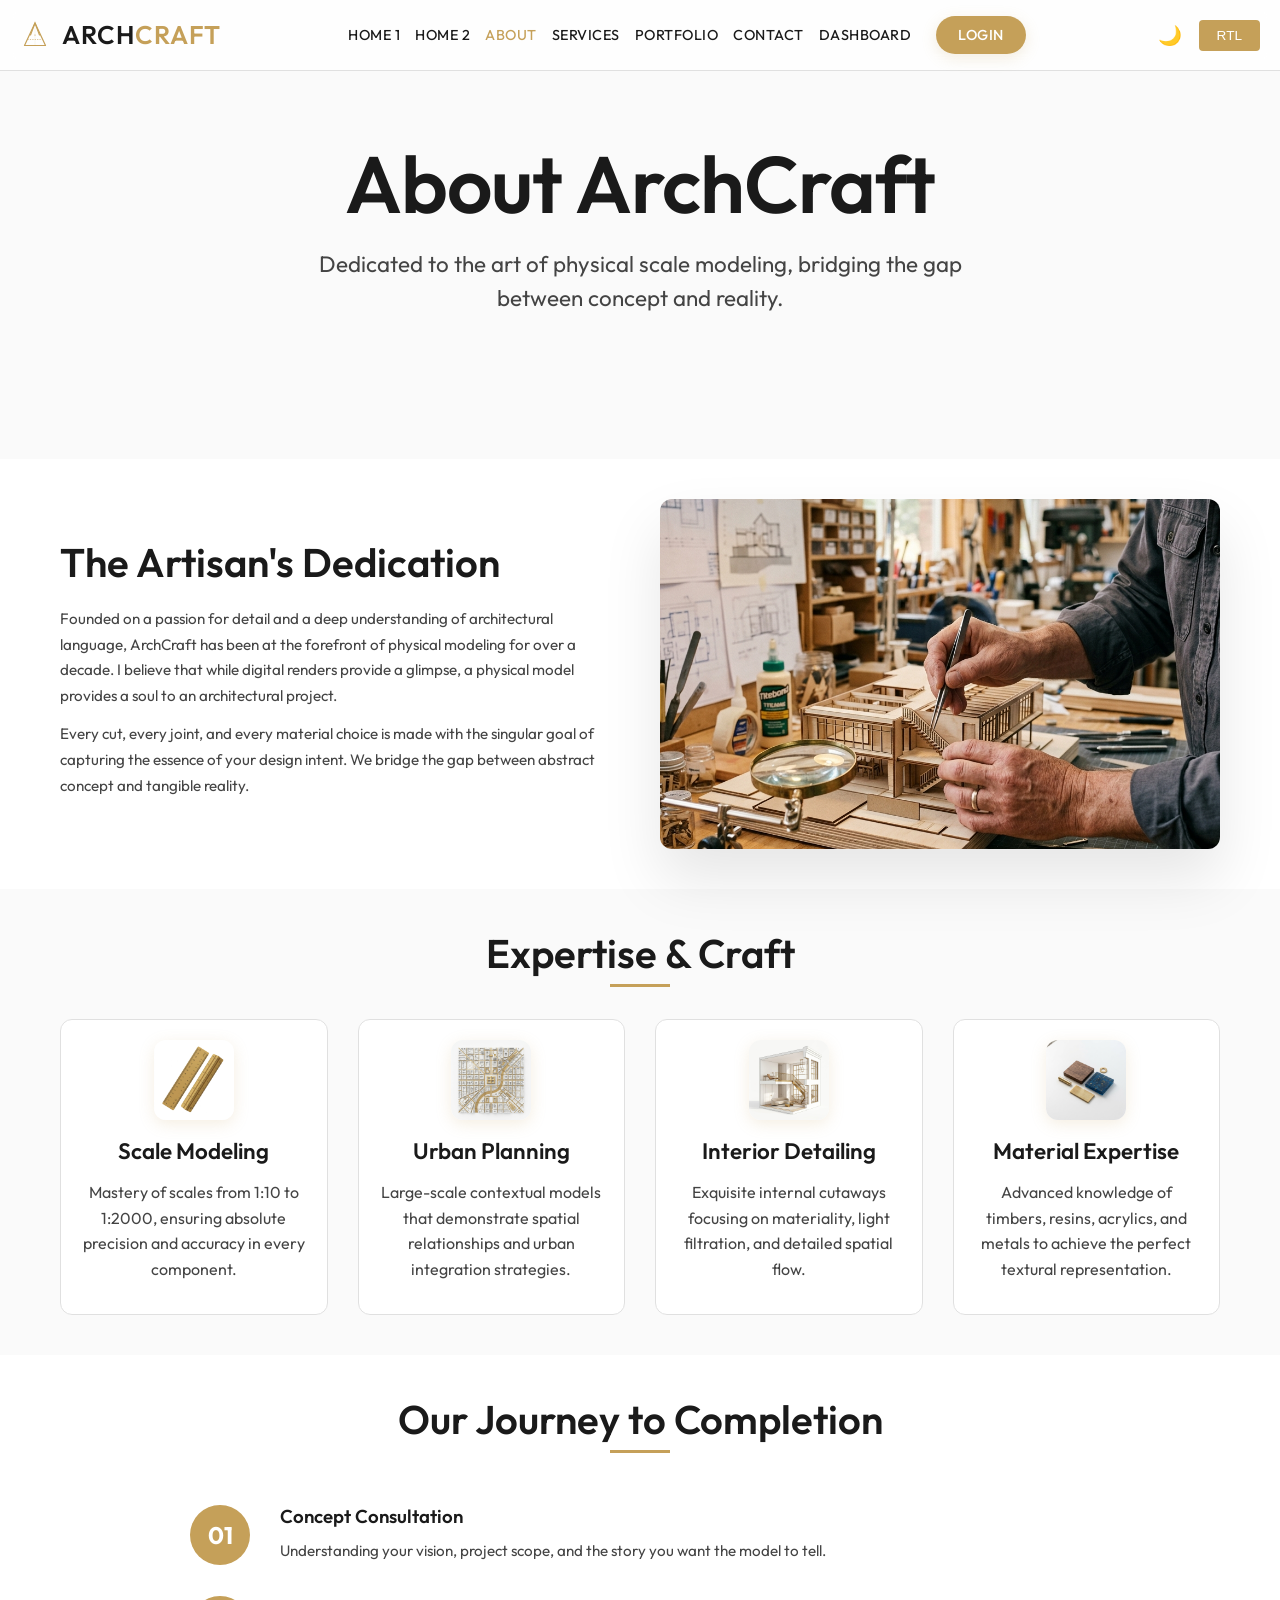
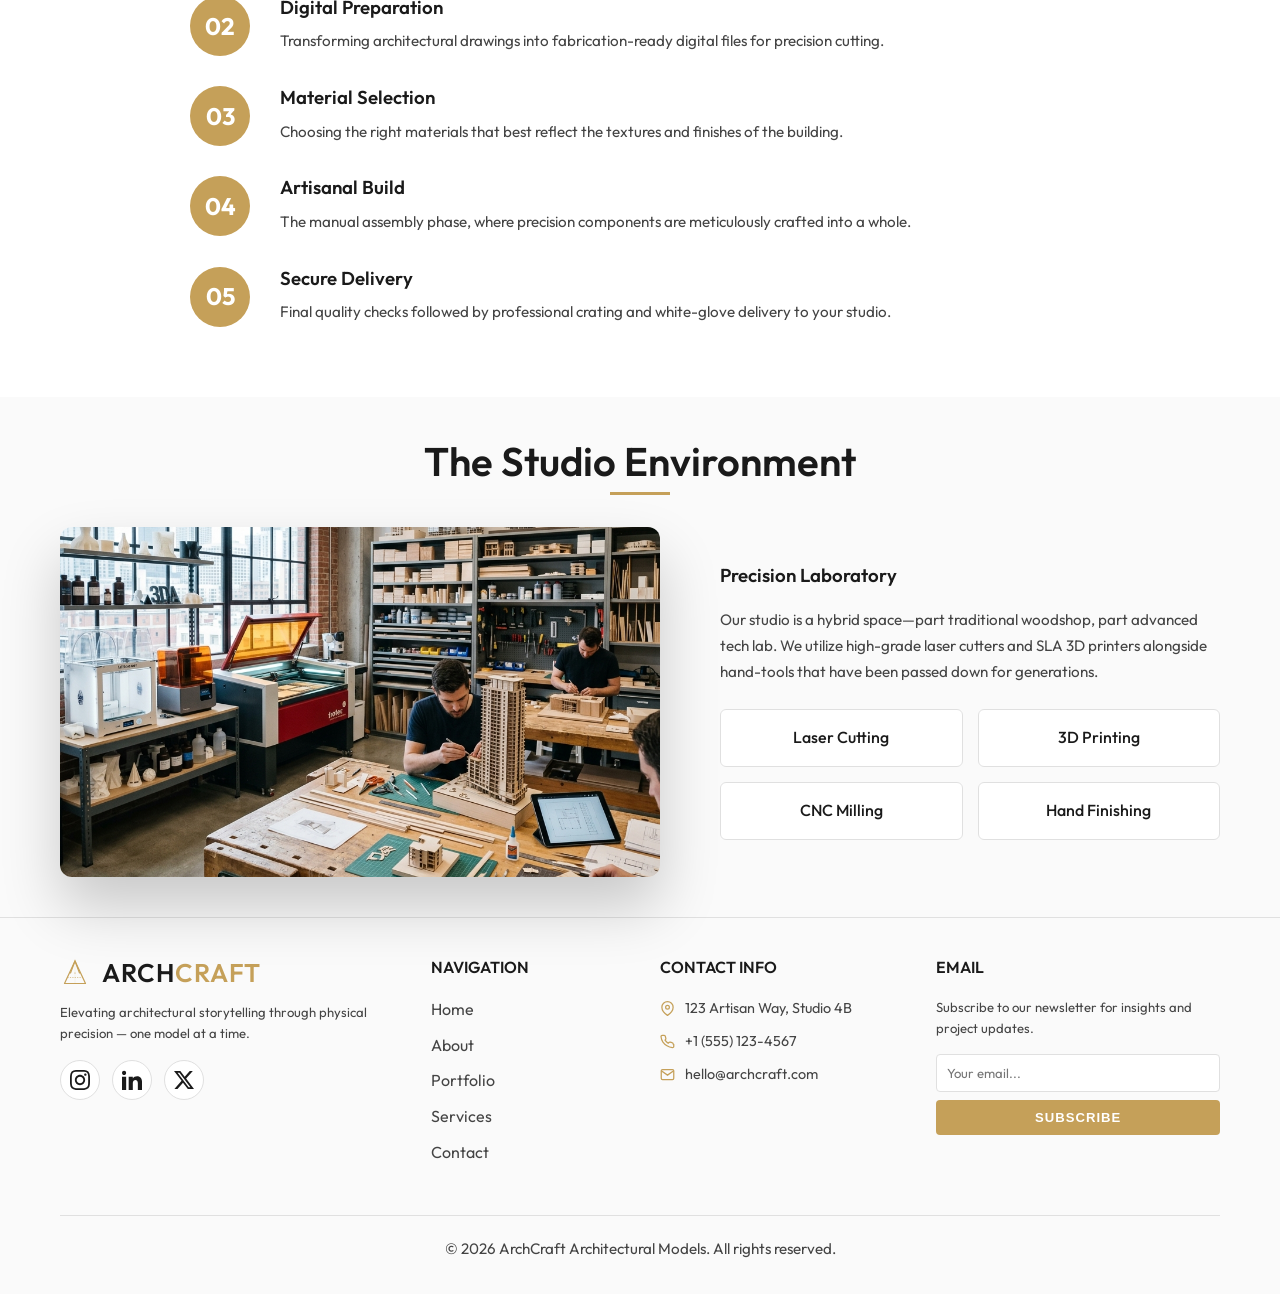
<file: about.html>
<!DOCTYPE html>
<html lang="en">
<head>
    <meta charset="UTF-8">
    <meta name="viewport" content="width=device-width, initial-scale=1.0">
    <title>About Us | ArchCraft</title>
    <link rel="stylesheet" href="assets/css/style.css">
    <link rel="icon" type="image/png" href="favicon.png">
</head>
<body>
    <!-- Header -->
    <header id="main-header">
        <div class="header-container">
            <div class="logo">
                <a href="index.html" style="display: flex; align-items: center;">
                    <img src="assets/images/logo.svg" alt="ArchCraft Logo" class="logo-img">
                    Arch<span>Craft</span>
                </a>
            </div>
            <nav>
                <ul>
                    <li><a href="index.html">Home 1</a></li>
                    <li><a href="home2.html">Home 2</a></li>
                    <li><a href="about.html" class="active">About</a></li>
                    <li><a href="services.html">Services</a></li>
                    <li><a href="portfolio.html">Portfolio</a></li>
                    <li><a href="contact.html">Contact</a></li>
                    <li><a href="dashboard.html">Dashboard</a></li>
                    <li><a href="login.html" class="nav-cta">Login</a></li>
                    <li class="mobile-rtl-link"><a href="#" id="rtl-toggle-mobile">RTL Mode</a></li>
                </ul>
            </nav>
            <div class="header-actions">
                <button id="theme-toggle" class="toggle-btn">🌙</button>
                <button id="rtl-toggle" class="btn-rtl">RTL</button>
                <div class="hamburger" id="hamburger">
                    <span>☰</span>
                </div>
            </div>
        </div>
    </header>

    <main>
        <!-- Section 1: Hero Section -->
        <section class="hero hero-inner">
            <div class="hero-bg" style="background-image: url('assets/images/hero-bg.png');"></div>
            <div class="hero-overlay"></div>
            <div class="hero-content">
                <h1 class="animate" data-animation="slide-right">About ArchCraft</h1>
                <p class="animate" data-animation="slide-up">Dedicated to the art of physical scale modeling, bridging the gap between concept and reality.</p>
            </div>
        </section>

        <!-- Section 2: Introduction Section -->
        <section id="introduction">
            <div class="container">
                <div class="img-first-stack">
                    <div style="flex: 1; min-width: 300px;" class="animate" data-animation="slide-left">
                        <h2 class="section-title-alt">The Artisan's Dedication</h2>
                        <p>
                            Founded on a passion for detail and a deep understanding of architectural language, ArchCraft has been at the forefront of physical modeling for over a decade. I believe that while digital renders provide a glimpse, a physical model provides a soul to an architectural project.
                        </p>
                        <p>
                            Every cut, every joint, and every material choice is made with the singular goal of capturing the essence of your design intent. We bridge the gap between abstract concept and tangible reality.
                        </p>
                    </div>
                    <div style="flex: 1; min-width: 300px;" class="animate" data-animation="zoom-in">
                        <img src="assets/images/assembly-process.png" alt="Crafting process" style="border-radius: 12px; box-shadow: 0 30px 60px rgba(0,0,0,0.1); width: 100%; height: 350px; object-fit: cover;">
                    </div>
                </div>
            </div>
        </section>

        <!-- Section 3: Skills & Expertise -->
        <section id="skills" style="background: var(--bg-secondary);">
            <div class="container">
                <div class="section-title">
                    <h2 class="animate" data-animation="fade-in">Expertise & Craft</h2>
                </div>
                <div class="skills-grid">
                    <div class="service-card animate" data-animation="slide-up">
                        <div class="service-content">
                            <div style="width: 80px; height: 80px; margin: 0 auto 18px; border-radius: 12px; overflow: hidden; box-shadow: 0 4px 16px rgba(197,160,89,0.18);">
                                <img src="assets/images/icon-scale-modeling.png" alt="Scale Modeling" style="width: 100%; height: 100%; object-fit: cover;">
                            </div>
                            <h3>Scale Modeling</h3>
                            <p>Mastery of scales from 1:10 to 1:2000, ensuring absolute precision and accuracy in every component.</p>
                        </div>
                    </div>
                    <div class="service-card animate" data-animation="slide-up">
                        <div class="service-content">
                            <div style="width: 80px; height: 80px; margin: 0 auto 18px; border-radius: 12px; overflow: hidden; box-shadow: 0 4px 16px rgba(197,160,89,0.18);">
                                <img src="assets/images/icon-urban-planning.png" alt="Urban Planning" style="width: 100%; height: 100%; object-fit: cover;">
                            </div>
                            <h3>Urban Planning</h3>
                            <p>Large-scale contextual models that demonstrate spatial relationships and urban integration strategies.</p>
                        </div>
                    </div>
                    <div class="service-card animate" data-animation="slide-up">
                        <div class="service-content">
                            <div style="width: 80px; height: 80px; margin: 0 auto 18px; border-radius: 12px; overflow: hidden; box-shadow: 0 4px 16px rgba(197,160,89,0.18);">
                                <img src="assets/images/icon-interior-detailing.png" alt="Interior Detailing" style="width: 100%; height: 100%; object-fit: cover;">
                            </div>
                            <h3>Interior Detailing</h3>
                            <p>Exquisite internal cutaways focusing on materiality, light filtration, and detailed spatial flow.</p>
                        </div>
                    </div>
                    <div class="service-card animate" data-animation="slide-up">
                        <div class="service-content">
                            <div style="width: 80px; height: 80px; margin: 0 auto 18px; border-radius: 12px; overflow: hidden; box-shadow: 0 4px 16px rgba(197,160,89,0.18);">
                                <img src="assets/images/icon-material-expertise.png" alt="Material Expertise" style="width: 100%; height: 100%; object-fit: cover;">
                            </div>
                            <h3>Material Expertise</h3>
                            <p>Advanced knowledge of timbers, resins, acrylics, and metals to achieve the perfect textural representation.</p>
                        </div>
                    </div>
                </div>
            </div>
        </section>

        <!-- Section 4: Work Process -->
        <section id="process">
            <div class="container">
                <div class="section-title">
                    <h2 class="animate" data-animation="slide-right">Our Journey to Completion</h2>
                </div>
                <div style="max-width: 900px; margin: 0 auto; position: relative; padding: 20px 0;">
                    <div style="display: flex; flex-direction: column; gap: var(--space-md);">
                        <div class="process-item animate" data-animation="slide-left">
                            <div class="step-num" style="width: 60px; height: 60px; background: var(--accent-color); color: #fff; border-radius: 50%; display: flex; align-items: center; justify-content: center; font-weight: 700; flex-shrink: 0; font-size: 1.5rem;">01</div>
                            <div>
                                <h3 style="margin-bottom: 10px;">Concept Consultation</h3>
                                <p style="color: var(--text-secondary);">Understanding your vision, project scope, and the story you want the model to tell.</p>
                            </div>
                        </div>
                        <div class="process-item animate" data-animation="slide-right">
                            <div class="step-num" style="width: 60px; height: 60px; background: var(--accent-color); color: #fff; border-radius: 50%; display: flex; align-items: center; justify-content: center; font-weight: 700; flex-shrink: 0; font-size: 1.5rem;">02</div>
                            <div>
                                <h3 style="margin-bottom: 10px;">Digital Preparation</h3>
                                <p style="color: var(--text-secondary);">Transforming architectural drawings into fabrication-ready digital files for precision cutting.</p>
                            </div>
                        </div>
                        <div class="process-item animate" data-animation="slide-left">
                            <div class="step-num" style="width: 60px; height: 60px; background: var(--accent-color); color: #fff; border-radius: 50%; display: flex; align-items: center; justify-content: center; font-weight: 700; flex-shrink: 0; font-size: 1.5rem;">03</div>
                            <div>
                                <h3 style="margin-bottom: 10px;">Material Selection</h3>
                                <p style="color: var(--text-secondary);">Choosing the right materials that best reflect the textures and finishes of the building.</p>
                            </div>
                        </div>
                        <div class="process-item animate" data-animation="slide-right">
                            <div class="step-num" style="width: 60px; height: 60px; background: var(--accent-color); color: #fff; border-radius: 50%; display: flex; align-items: center; justify-content: center; font-weight: 700; flex-shrink: 0; font-size: 1.5rem;">04</div>
                            <div>
                                <h3 style="margin-bottom: 10px;">Artisanal Build</h3>
                                <p style="color: var(--text-secondary);">The manual assembly phase, where precision components are meticulously crafted into a whole.</p>
                            </div>
                        </div>
                        <div class="process-item animate" data-animation="slide-left">
                            <div class="step-num" style="width: 60px; height: 60px; background: var(--accent-color); color: #fff; border-radius: 50%; display: flex; align-items: center; justify-content: center; font-weight: 700; flex-shrink: 0; font-size: 1.5rem;">05</div>
                            <div>
                                <h3 style="margin-bottom: 10px;">Secure Delivery</h3>
                                <p style="color: var(--text-secondary);">Final quality checks followed by professional crating and white-glove delivery to your studio.</p>
                            </div>
                        </div>
                    </div>
                </div>
            </div>
        </section>

        <!-- Section 5: Workshop / Studio View -->
        <section id="workshop" style="background: var(--bg-secondary);">
            <div class="container">
                <div class="section-title">
                    <h2 class="animate" data-animation="zoom-in">The Studio Environment</h2>
                </div>
                <div class="studio-wrapper">
                    <div class="animate" data-animation="slide-left">
                        <img src="assets/images/studio_environment.png" alt="Precision Studio" style="border-radius: 12px; width: 100%; height: 350px; object-fit: cover; box-shadow: 0 30px 60px rgba(0,0,0,0.2);">
                    </div>
                    <div class="animate" data-animation="slide-right">
                        <h3 style="margin-bottom: 20px;">Precision Laboratory</h3>
                        <p>Our studio is a hybrid space—part traditional woodshop, part advanced tech lab. We utilize high-grade laser cutters and SLA 3D printers alongside hand-tools that have been passed down for generations.</p>
                        <div class="lab-grid">
                            <div class="lab-tag">Laser Cutting</div>
                            <div class="lab-tag">3D Printing</div>
                            <div class="lab-tag">CNC Milling</div>
                            <div class="lab-tag">Hand Finishing</div>
                        </div>
                    </div>
                </div>
            </div>
        </section>
    </main>

    <!-- Footer -->
    <footer>
        <div class="container">
            <div class="footer-grid">
                <div class="footer-col">
                    <div class="logo" style="margin-bottom:14px; display:flex; align-items:center;">
                        <img src="assets/images/logo.svg" alt="ArchCraft Logo" class="logo-img">
                        Arch<span>Craft</span>
                    </div>
                    <p style="font-size:0.82rem;line-height:1.6;color:var(--text-secondary);margin-bottom:16px;">Elevating architectural storytelling through physical precision — one model at a time.</p>
                    <div class="footer-socials">
                        <a href="#" class="social-icon" title="Instagram">
                            <svg viewBox="0 0 24 24"><path d="M12 2.163c3.204 0 3.584.012 4.85.07 3.252.148 4.771 1.691 4.919 4.919.058 1.265.069 1.645.069 4.849 0 3.205-.012 3.584-.069 4.849-.149 3.225-1.664 4.771-4.919 4.919-1.266.058-1.644.07-4.85.07-3.204 0-3.584-.012-4.849-.07-3.26-.149-4.771-1.699-4.919-4.92-.058-1.265-.07-1.644-.07-4.849 0-3.204.013-3.583.07-4.849.149-3.227 1.664-4.771 4.919-4.919 1.266-.057 1.645-.069 4.849-.069zm0-2.163c-3.259 0-3.667.014-4.947.072-4.358.2-6.78 2.618-6.98 6.98-.059 1.281-.073 1.689-.073 4.948 0 3.259.014 3.668.072 4.948.2 4.358 2.618 6.78 6.98 6.98 1.281.058 1.689.072 4.948.072 3.259 0 3.668-.014 4.948-.072 4.354-.2 6.782-2.618 6.979-6.98.059-1.28.073-1.689.073-4.948 0-3.259-.014-3.667-.072-4.947-.196-4.354-2.617-6.78-6.979-6.98-1.281-.059-1.69-.073-4.949-.073zm0 5.838c-3.403 0-6.162 2.759-6.162 6.162s2.759 6.163 6.162 6.163 6.162-2.759 6.162-6.163c0-3.403-2.759-6.162-6.162-6.162zm0 10.162c-2.209 0-4-1.79-4-4 0-2.209 1.791-4 4-4s4 1.791 4 4c0 2.21-1.791 4-4 4zm6.406-11.845c-.796 0-1.441.645-1.441 1.44s.645 1.44 1.441 1.44c.795 0 1.439-.645 1.439-1.44s-.644-1.44-1.439-1.44z"/></svg>
                        </a>
                        <a href="#" class="social-icon" title="LinkedIn">
                            <svg viewBox="0 0 24 24"><path d="M4.98 3.5c0 1.381-1.11 2.5-2.48 2.5s-2.48-1.119-2.48-2.5c0-1.38 1.11-2.5 2.48-2.5s2.48 1.12 2.48 2.5zm.02 4.5h-5v16h5v-16zm7.982 0h-4.968v16h4.969v-8.399c0-4.67 6.029-5.052 6.029 0v8.399h4.988v-10.131c0-7.88-8.922-7.593-11.018-3.714v-2.155z"/></svg>
                        </a>
                        <a href="#" class="social-icon" title="Twitter/X">
                            <svg viewBox="0 0 24 24"><path d="M18.901 1.153h3.68l-8.04 9.19L24 22.846h-7.406l-5.8-7.584-6.638 7.584H.474l8.6-9.83L0 1.154h7.594l5.243 6.932ZM17.61 20.644h2.039L6.486 3.24H4.298Z"/></svg>
                        </a>
                    </div>
                </div>
                <div class="footer-col">
                    <h4>Navigation</h4>
                    <ul>
                        <li><a href="index.html">Home</a></li>
                        <li><a href="about.html">About</a></li>
                        <li><a href="portfolio.html">Portfolio</a></li>
                        <li><a href="services.html">Services</a></li>
                        <li><a href="contact.html">Contact</a></li>
                    </ul>
                </div>
                <div class="footer-col">
                    <h4>Contact Info</h4>
                    <ul>
                        <li class="footer-contact-item">
                            <svg class="footer-contact-icon" width="15" height="15" viewBox="0 0 24 24" fill="none" stroke="var(--accent-color)" stroke-width="2"><path d="M21 10c0 7-9 13-9 13s-9-6-9-13a9 9 0 0 1 18 0z"/><circle cx="12" cy="10" r="3"/></svg>
                            <span>123 Artisan Way, Studio 4B</span>
                        </li>
                        <li class="footer-contact-item">
                            <svg class="footer-contact-icon" width="15" height="15" viewBox="0 0 24 24" fill="none" stroke="var(--accent-color)" stroke-width="2"><path d="M22 16.92v3a2 2 0 0 1-2.18 2 19.79 19.79 0 0 1-8.63-3.07A19.5 19.5 0 0 1 4.69 13a19.79 19.79 0 0 1-3.07-8.67A2 2 0 0 1 3.6 2.18h3a2 2 0 0 1 2 1.72 12.84 12.84 0 0 0 .7 2.81 2 2 0 0 1-.45 2.11L8.09 9.91A16 16 0 0 0 13 14.83l1.27-1.27a2 2 0 0 1 2.11-.45 12.84 12.84 0 0 0 2.81.7A2 2 0 0 1 21 16z"/></svg>
                            <span>+1 (555) 123-4567</span>
                        </li>
                        <li class="footer-contact-item">
                            <svg class="footer-contact-icon" width="15" height="15" viewBox="0 0 24 24" fill="none" stroke="var(--accent-color)" stroke-width="2"><path d="M4 4h16c1.1 0 2 .9 2 2v12c0 1.1-.9 2-2 2H4c-1.1 0-2-.9-2-2V6c0-1.1.9-2 2-2z"/><polyline points="22,6 12,13 2,6"/></svg>
                            <span>hello@archcraft.com</span>
                        </li>
                    </ul>
                </div>
                <div class="footer-col">
                    <h4>Email</h4>
                    <p style="font-size:0.82rem;line-height:1.6;margin-bottom:15px;color:var(--text-secondary);">Subscribe to our newsletter for insights and project updates.</p>
                    <form style="display:flex;flex-direction:column;gap:8px;">
                        <input type="email" placeholder="Your email..." required style="width:100%;padding:10px;border:1px solid var(--border-color);border-radius:4px;background:var(--bg-primary);color:var(--text-primary);font-size:0.82rem;font-family:inherit;">
                        <button type="submit" class="btn btn-primary" style="padding:10px;font-size:0.82rem;width:100%;text-align:center;font-weight:600;">Subscribe</button>
                    </form>
                </div>
            </div>
            <div class="footer-bottom">
                <p>&copy; 2026 ArchCraft Architectural Models. All rights reserved.</p>
            </div>
        </div>
    </footer>

    <button id="back-to-top" title="Back to Top">↑</button>
    <script src="assets/js/main.js"></script>
</body>
</html>
</file>
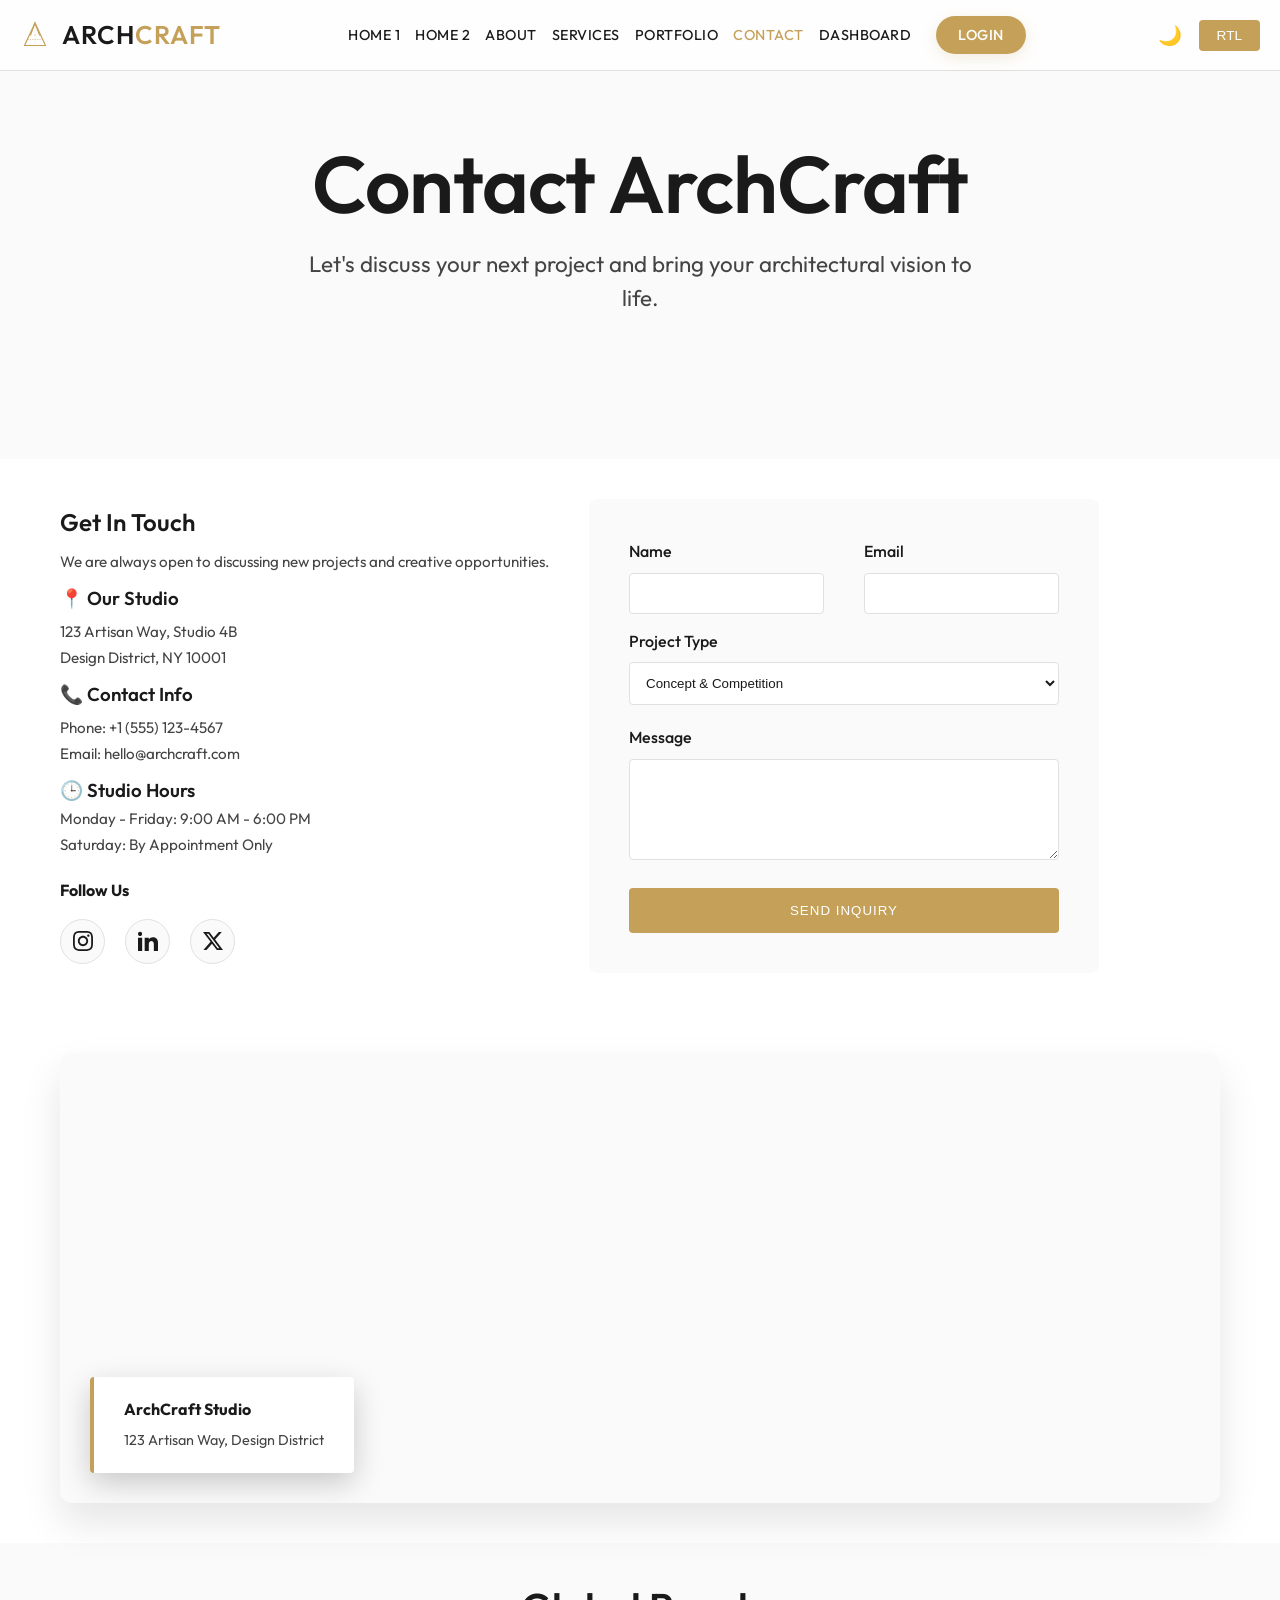
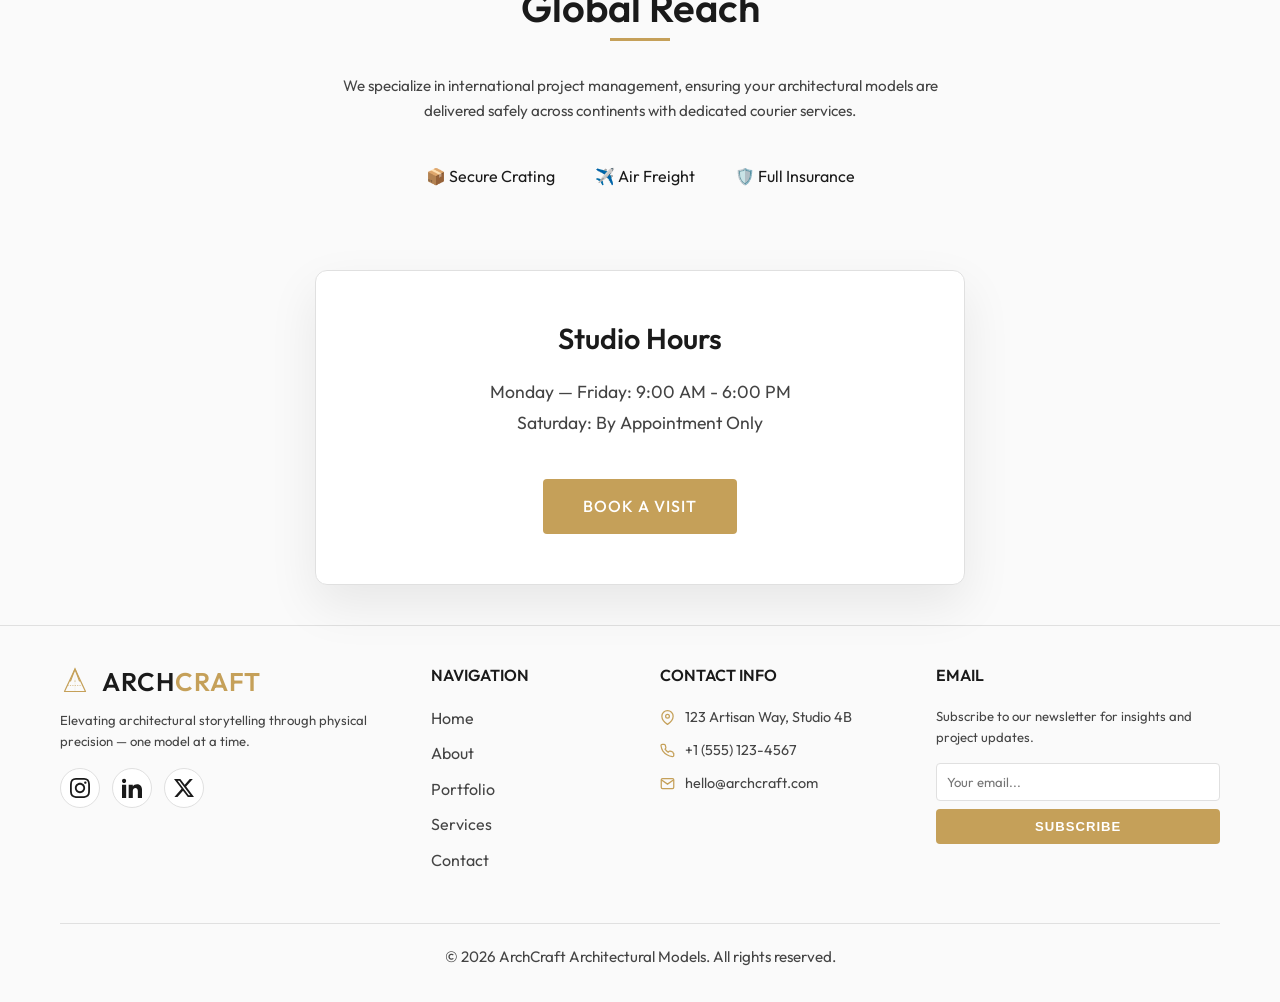
<file: contact.html>
<!DOCTYPE html>
<html lang="en">
<head>
    <meta charset="UTF-8">
    <meta name="viewport" content="width=device-width, initial-scale=1.0">
    <title>Contact Us | ArchCraft</title>
    <link rel="stylesheet" href="assets/css/style.css?v=1.1">
    <link rel="icon" type="image/png" href="favicon.png">
</head>
<body>
    <!-- Header -->
    <header id="main-header">
        <div class="header-container">
            <div class="logo">
                <a href="index.html" style="display: flex; align-items: center;">
                    <img src="assets/images/logo.svg" alt="ArchCraft Logo" class="logo-img">
                    Arch<span>Craft</span>
                </a>
            </div>
            <nav>
                <ul>
                    <li><a href="index.html">Home 1</a></li>
                    <li><a href="home2.html">Home 2</a></li>
                    <li><a href="about.html">About</a></li>
                    <li><a href="services.html">Services</a></li>
                    <li><a href="portfolio.html">Portfolio</a></li>
                    <li><a href="contact.html" class="active">Contact</a></li>
                    <li><a href="dashboard.html">Dashboard</a></li>
                    <li><a href="login.html" class="nav-cta">Login</a></li>
                    <li class="mobile-rtl-link"><a href="#" id="rtl-toggle-mobile">RTL Mode</a></li>
                </ul>
            </nav>
            <div class="header-actions">
                <button id="theme-toggle" class="toggle-btn">🌙</button>
                <button id="rtl-toggle" class="btn-rtl">RTL</button>
                <div class="hamburger" id="hamburger">
                    <span>☰</span>
                </div>
            </div>
        </div>
    </header>

    <main>
        <!-- Section 1: Hero -->
        <section class="hero hero-inner">
            <div class="hero-bg" style="background-image: url('https://images.pexels.com/photos/3183153/pexels-photo-3183153.jpeg?auto=compress&cs=tinysrgb&w=1600');"></div>
            <div class="hero-overlay"></div>
            <div class="hero-content">
                <h1 class="animate" data-animation="zoom-in">Contact ArchCraft</h1>
                <p class="animate" data-animation="slide-up">Let's discuss your next project and bring your architectural vision to life.</p>
            </div>
        </section>

        <!-- Section 2: Contact Form & Info -->
        <section id="contact-details">
            <div class="container">
                <div class="row-to-col animate" data-animation="fade-in">
                    <div class="animate" data-animation="slide-left">
                        <h2>Get In Touch</h2>
                        <p>We are always open to discussing new projects and creative opportunities.</p>
                        <div class="contact-info-row">
                            <div class="contact-info-item">
                                <h3 style="margin-bottom: 10px; display: flex; align-items: center; gap: 10px;">📍 Our Studio</h3>
                                <p>123 Artisan Way, Studio 4B<br>Design District, NY 10001</p>
                            </div>
                            <div class="contact-info-item">
                                <h3 style="margin-bottom: 10px; display: flex; align-items: center; gap: 10px;">📞 Contact Info</h3>
                                <p>Phone: +1 (555) 123-4567<br>Email: hello@archcraft.com</p>
                            </div>
                            <div class="contact-info-item">
                                <h3 style="margin-bottom: 5px; display: flex; align-items: center; gap: 10px;">🕒 Studio Hours</h3>
                                <p>Monday - Friday: 9:00 AM - 6:00 PM<br>Saturday: By Appointment Only</p>
                            </div>
                        </div>
                        <div class="contact-follow-us" style="margin-top: var(--space-md);">
                            <strong style="display: block; margin-bottom: 15px;">Follow Us</strong>
                            <div class="footer-socials contact-socials" style="gap: 20px;">
                                <a href="#" class="social-icon" title="Instagram">
                                    <svg viewBox="0 0 24 24"><path d="M12 2.163c3.204 0 3.584.012 4.85.07 3.252.148 4.771 1.691 4.919 4.919.058 1.265.069 1.645.069 4.849 0 3.205-.012 3.584-.069 4.849-.149 3.225-1.664 4.771-4.919 4.919-1.266.058-1.644.07-4.85.07-3.204 0-3.584-.012-4.849-.07-3.26-.149-4.771-1.699-4.919-4.92-.058-1.265-.07-1.644-.07-4.849 0-3.204.013-3.583.07-4.849.149-3.227 1.664-4.771 4.919-4.919 1.266-.057 1.645-.069 4.849-.069zm0-2.163c-3.259 0-3.667.014-4.947.072-4.358.2-6.78 2.618-6.98 6.98-.059 1.281-.073 1.689-.073 4.948 0 3.259.014 3.668.072 4.948.2 4.358 2.618 6.78 6.98 6.98 1.281.058 1.689.072 4.948.072 3.259 0 3.668-.014 4.948-.072 4.354-.2 6.782-2.618 6.979-6.98.059-1.28.073-1.689.073-4.948 0-3.259-.014-3.667-.072-4.947-.196-4.354-2.617-6.78-6.979-6.98-1.281-.059-1.69-.073-4.949-.073zm0 5.838c-3.403 0-6.162 2.759-6.162 6.162s2.759 6.163 6.162 6.163 6.162-2.759 6.162-6.163c0-3.403-2.759-6.162-6.162-6.162zm0 10.162c-2.209 0-4-1.79-4-4 0-2.209 1.791-4 4-4s4 1.791 4 4c0 2.21-1.791 4-4 4zm6.406-11.845c-.796 0-1.441.645-1.441 1.44s.645 1.44 1.441 1.44c.795 0 1.439-.645 1.439-1.44s-.644-1.44-1.439-1.44z"/></svg>
                                </a>
                                <a href="#" class="social-icon" title="LinkedIn">
                                    <svg viewBox="0 0 24 24"><path d="M4.98 3.5c0 1.381-1.11 2.5-2.48 2.5s-2.48-1.119-2.48-2.5c0-1.38 1.11-2.5 2.48-2.5s2.48 1.12 2.48 2.5zm.02 4.5h-5v16h5v-16zm7.982 0h-4.968v16h4.969v-8.399c0-4.67 6.029-5.052 6.029 0v8.399h4.988v-10.131c0-7.88-8.922-7.593-11.018-3.714v-2.155z"/></svg>
                                </a>
                                <a href="#" class="social-icon" title="Twitter">
                                    <svg viewBox="0 0 24 24"><path d="M18.901 1.153h3.68l-8.04 9.19L24 22.846h-7.406l-5.8-7.584-6.638 7.584H.474l8.6-9.83L0 1.154h7.594l5.243 6.932ZM17.61 20.644h2.039L6.486 3.24H4.298Z"/></svg>
                                </a>
                            </div>
                        </div>
                    </div>
                    <div class="animate" data-animation="slide-right">
                        <form style="background: var(--bg-secondary); padding: 40px; border-radius: 8px;">
                            <div class="row-to-col" style="margin-bottom: 15px;">
                                <div>
                                    <label style="display: block; margin-bottom: 8px; font-weight: 500;">Name</label>
                                    <input type="text" style="width: 100%; padding: 12px; border: 1px solid var(--border-color); border-radius: 4px; background: var(--bg-primary); color: var(--text-primary);">
                                </div>
                                <div>
                                    <label style="display: block; margin-bottom: 8px; font-weight: 500;">Email</label>
                                    <input type="email" style="width: 100%; padding: 12px; border: 1px solid var(--border-color); border-radius: 4px; background: var(--bg-primary); color: var(--text-primary);">
                                </div>
                            </div>
                            <div style="margin-bottom: 20px;">
                                <label style="display: block; margin-bottom: 8px; font-weight: 500;">Project Type</label>
                                <select id="contact-project-type" style="width: 100%; padding: 12px; border: 1px solid var(--border-color); border-radius: 4px; background: var(--bg-primary); color: var(--text-primary);">
                                    <option value="Concept & Competition">Concept &amp; Competition</option>
                                    <option value="Interior Detail">Interior Detail</option>
                                    <option value="Residential">Residential</option>
                                    <option value="Commercial">Commercial</option>
                                    <option value="Urban Planning">Urban Planning</option>
                                </select>
                            </div>
                            <div style="margin-bottom: 20px;">
                                <label style="display: block; margin-bottom: 8px; font-weight: 500;">Message</label>
                                <textarea id="contact-message" rows="5" style="width: 100%; padding: 12px; border: 1px solid var(--border-color); border-radius: 4px; background: var(--bg-primary); color: var(--text-primary);"></textarea>
                            </div>
                            <button type="submit" class="btn btn-primary" style="width: 100%;">Send Inquiry</button>
                        </form>
                    </div>
                </div>
            </div>
        </section>

        <!-- Section 3: Interactive Map -->
        <section id="map">
            <div class="container">
                <div style="height: 450px; background: var(--bg-secondary); border-radius: 12px; overflow: hidden; box-shadow: 0 20px 40px rgba(0,0,0,0.1); position: relative;" class="animate" data-animation="zoom-in">
                    <iframe 
                        src="https://www.google.com/maps/embed?pb=!1m18!1m12!1m3!1d2483.540423056448!2d-0.1263124842302!3d51.50332407963441!2m3!1f0!2f0!3f0!3m2!1i1024!2i768!4f13.1!3m3!1m2!1s0x487604c7c3485c29%3A0x69f69741e573e8e2!2sDesign%20Museum!5e0!3m2!1sen!2suk!4v1651845624321!5m2!1sen!2suk" 
                        width="100%" 
                        height="100%" 
                        style="border:0; filter: grayscale(1) contrast(1.2) invert(90%);" 
                        allowfullscreen="" 
                        loading="lazy" 
                        referrerpolicy="no-referrer-when-downgrade">
                    </iframe>
                    <div style="position: absolute; bottom: 30px; left: 30px; padding: 20px 30px; background: var(--bg-primary); border-left: 4px solid var(--accent-color); border-radius: 4px; box-shadow: 0 10px 30px rgba(0,0,0,0.2); pointer-events: none;">
                        <strong style="display: block; color: var(--text-primary); margin-bottom: 5px;">ArchCraft Studio</strong>
                        <span style="font-size: 0.9rem; color: var(--text-secondary);">123 Artisan Way, Design District</span>
                    </div>
                </div>
            </div>
        </section>

        <!-- Section 4: Global Shipping -->
        <section style="background: var(--bg-secondary);">
            <div class="container" style="text-align: center;">
                <div class="section-title">
                    <h2 class="animate" data-animation="fade-in">Global Reach</h2>
                </div>
                <p class="animate" data-animation="slide-up" style="max-width: 600px; margin: 0 auto;">We specialize in international project management, ensuring your architectural models are delivered safely across continents with dedicated courier services.</p>
                <div style="display: flex; justify-content: center; gap: 40px; margin-top: 40px;" class="animate" data-animation="zoom-in">
                    <div>📦 Secure Crating</div>
                    <div>✈️ Air Freight</div>
                    <div>🛡️ Full Insurance</div>
                </div>
            </div>
        </section>

        <section style="background: var(--bg-secondary);">
            <div class="container">
                <div class="animate" data-animation="zoom-in" style="max-width: 650px; margin: 0 auto; background: var(--bg-primary); padding: 50px 40px; border-radius: 12px; border: 1px solid var(--border-color); box-shadow: 0 20px 50px rgba(0,0,0,0.08); text-align: center;">
                    <h3 style="font-size: 1.8rem; margin-bottom: 20px;">Studio Hours</h3>
                    <p style="color: var(--text-secondary); line-height: 1.8; font-size: 1.1rem;">
                        Monday — Friday: 9:00 AM - 6:00 PM<br>
                        Saturday: By Appointment Only
                    </p>
                    <div style="margin-top: 40px;">
                        <a href="#" class="btn btn-primary" style="padding: 15px 40px; display: inline-block; width: auto;">Book a Visit</a>
                    </div>
                </div>
            </div>
        </section>
    </main>

    <!-- Footer -->
    <footer>
        <div class="container">
            <div class="footer-grid">
                <div class="footer-col">
                    <div class="logo" style="margin-bottom:14px; display:flex; align-items:center;">
                        <img src="assets/images/logo.svg" alt="ArchCraft Logo" class="logo-img">
                        Arch<span>Craft</span>
                    </div>
                    <p style="font-size:0.82rem;line-height:1.6;color:var(--text-secondary);margin-bottom:16px;">Elevating architectural storytelling through physical precision — one model at a time.</p>
                    <div class="footer-socials">
                        <a href="#" class="social-icon" title="Instagram">
                            <svg viewBox="0 0 24 24"><path d="M12 2.163c3.204 0 3.584.012 4.85.07 3.252.148 4.771 1.691 4.919 4.919.058 1.265.069 1.645.069 4.849 0 3.205-.012 3.584-.069 4.849-.149 3.225-1.664 4.771-4.919 4.919-1.266.058-1.644.07-4.85.07-3.204 0-3.584-.012-4.849-.07-3.26-.149-4.771-1.699-4.919-4.92-.058-1.265-.07-1.644-.07-4.849 0-3.204.013-3.583.07-4.849.149-3.227 1.664-4.771 4.919-4.919 1.266-.057 1.645-.069 4.849-.069zm0-2.163c-3.259 0-3.667.014-4.947.072-4.358.2-6.78 2.618-6.98 6.98-.059 1.281-.073 1.689-.073 4.948 0 3.259.014 3.668.072 4.948.2 4.358 2.618 6.78 6.98 6.98 1.281.058 1.689.072 4.948.072 3.259 0 3.668-.014 4.948-.072 4.354-.2 6.782-2.618 6.979-6.98.059-1.28.073-1.689.073-4.948 0-3.259-.014-3.667-.072-4.947-.196-4.354-2.617-6.78-6.979-6.98-1.281-.059-1.69-.073-4.949-.073zm0 5.838c-3.403 0-6.162 2.759-6.162 6.162s2.759 6.163 6.162 6.163 6.162-2.759 6.162-6.163c0-3.403-2.759-6.162-6.162-6.162zm0 10.162c-2.209 0-4-1.79-4-4 0-2.209 1.791-4 4-4s4 1.791 4 4c0 2.21-1.791 4-4 4zm6.406-11.845c-.796 0-1.441.645-1.441 1.44s.645 1.44 1.441 1.44c.795 0 1.439-.645 1.439-1.44s-.644-1.44-1.439-1.44z"/></svg>
                        </a>
                        <a href="#" class="social-icon" title="LinkedIn">
                            <svg viewBox="0 0 24 24"><path d="M4.98 3.5c0 1.381-1.11 2.5-2.48 2.5s-2.48-1.119-2.48-2.5c0-1.38 1.11-2.5 2.48-2.5s2.48 1.12 2.48 2.5zm.02 4.5h-5v16h5v-16zm7.982 0h-4.968v16h4.969v-8.399c0-4.67 6.029-5.052 6.029 0v8.399h4.988v-10.131c0-7.88-8.922-7.593-11.018-3.714v-2.155z"/></svg>
                        </a>
                        <a href="#" class="social-icon" title="Twitter/X">
                            <svg viewBox="0 0 24 24"><path d="M18.901 1.153h3.68l-8.04 9.19L24 22.846h-7.406l-5.8-7.584-6.638 7.584H.474l8.6-9.83L0 1.154h7.594l5.243 6.932ZM17.61 20.644h2.039L6.486 3.24H4.298Z"/></svg>
                        </a>
                    </div>
                </div>
                <div class="footer-col">
                    <h4>Navigation</h4>
                    <ul>
                        <li><a href="index.html">Home</a></li>
                        <li><a href="about.html">About</a></li>
                        <li><a href="portfolio.html">Portfolio</a></li>
                        <li><a href="services.html">Services</a></li>
                        <li><a href="contact.html">Contact</a></li>
                    </ul>
                </div>
                <div class="footer-col">
                    <h4>Contact Info</h4>
                    <ul>
                        <li class="footer-contact-item">
                            <svg class="footer-contact-icon" width="15" height="15" viewBox="0 0 24 24" fill="none" stroke="var(--accent-color)" stroke-width="2"><path d="M21 10c0 7-9 13-9 13s-9-6-9-13a9 9 0 0 1 18 0z"/><circle cx="12" cy="10" r="3"/></svg>
                            <span>123 Artisan Way, Studio 4B</span>
                        </li>
                        <li class="footer-contact-item">
                            <svg class="footer-contact-icon" width="15" height="15" viewBox="0 0 24 24" fill="none" stroke="var(--accent-color)" stroke-width="2"><path d="M22 16.92v3a2 2 0 0 1-2.18 2 19.79 19.79 0 0 1-8.63-3.07A19.5 19.5 0 0 1 4.69 13a19.79 19.79 0 0 1-3.07-8.67A2 2 0 0 1 3.6 2.18h3a2 2 0 0 1 2 1.72 12.84 12.84 0 0 0 .7 2.81 2 2 0 0 1-.45 2.11L8.09 9.91A16 16 0 0 0 13 14.83l1.27-1.27a2 2 0 0 1 2.11-.45 12.84 12.84 0 0 0 2.81.7A2 2 0 0 1 21 16z"/></svg>
                            <span>+1 (555) 123-4567</span>
                        </li>
                        <li class="footer-contact-item">
                            <svg class="footer-contact-icon" width="15" height="15" viewBox="0 0 24 24" fill="none" stroke="var(--accent-color)" stroke-width="2"><path d="M4 4h16c1.1 0 2 .9 2 2v12c0 1.1-.9 2-2 2H4c-1.1 0-2-.9-2-2V6c0-1.1.9-2 2-2z"/><polyline points="22,6 12,13 2,6"/></svg>
                            <span>hello@archcraft.com</span>
                        </li>
                    </ul>
                </div>
                <div class="footer-col">
                    <h4>Email</h4>
                    <p style="font-size:0.82rem;line-height:1.6;margin-bottom:15px;color:var(--text-secondary);">Subscribe to our newsletter for insights and project updates.</p>
                    <form style="display:flex;flex-direction:column;gap:8px;">
                        <input type="email" placeholder="Your email..." required style="width:100%;padding:10px;border:1px solid var(--border-color);border-radius:4px;background:var(--bg-primary);color:var(--text-primary);font-size:0.82rem;font-family:inherit;">
                        <button type="submit" class="btn btn-primary" style="padding:10px;font-size:0.82rem;width:100%;text-align:center;font-weight:600;">Subscribe</button>
                    </form>
                </div>
            </div>
            <div class="footer-bottom">
                <p>&copy; 2026 ArchCraft Architectural Models. All rights reserved.</p>
            </div>
        </div>
    </footer>

    <button id="back-to-top" title="Back to Top">↑</button>
    <script src="assets/js/main.js"></script>
</body>
</html>
</file>
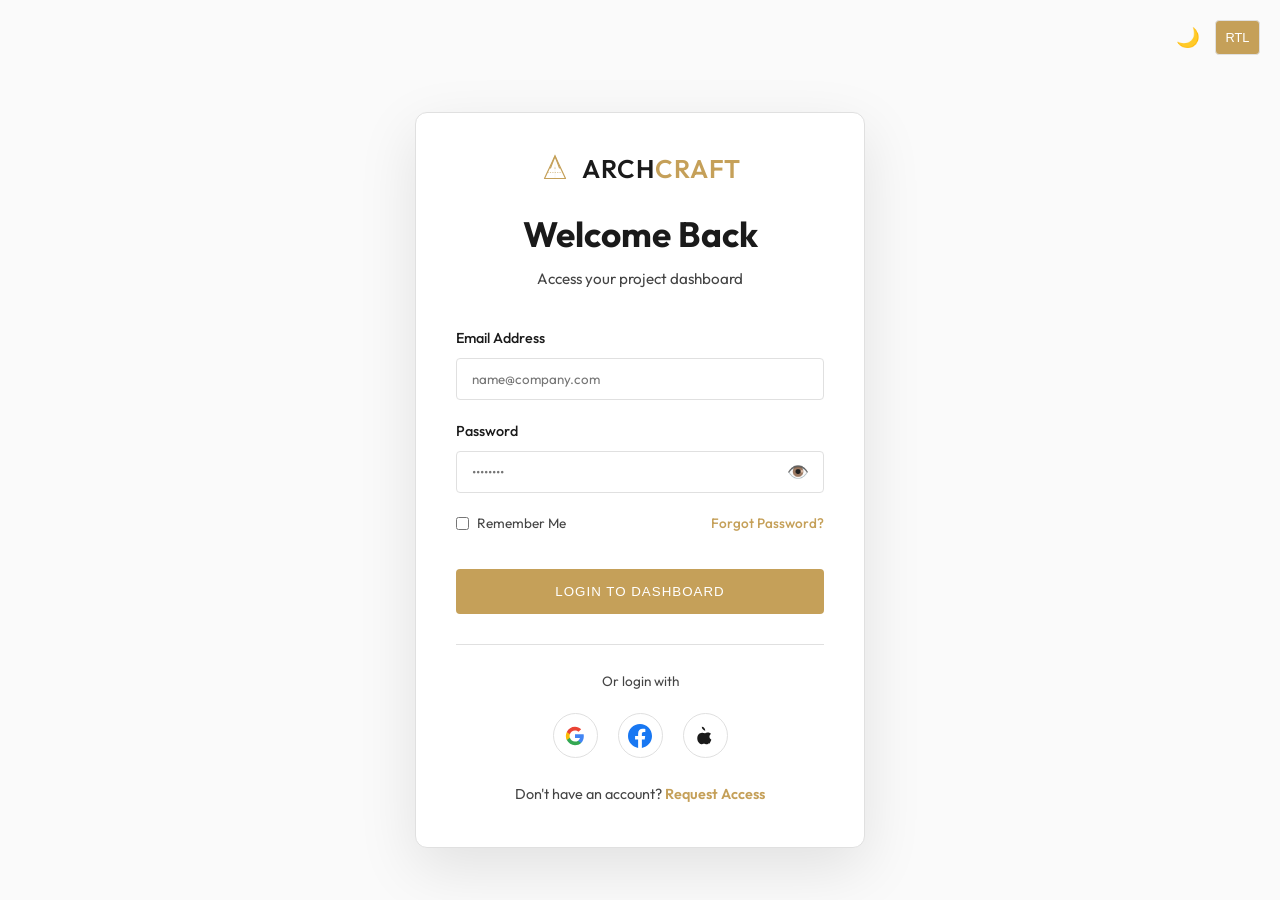
<file: login.html>
<!DOCTYPE html>
<html lang="en">
<head>
    <meta charset="UTF-8">
    <meta name="viewport" content="width=device-width, initial-scale=1.0">
    <title>Login | ArchCraft</title>
    <link rel="stylesheet" href="assets/css/style.css">
    <link rel="icon" type="image/png" href="favicon.png">
    <style>
        body {
            display: flex;
            align-items: center;
            justify-content: center;
            min-height: 100vh;
            background: var(--bg-secondary);
            padding: 100px 20px 40px;
        }
        
        .auth-card h2.welcome-greeting {
            font-size: 2.2rem;
            margin-bottom: 10px;
            font-weight: 700;
        }
        
        .auth-card {
            background: var(--bg-primary);
            padding: 40px;
            border-radius: 12px;
            box-shadow: 0 20px 60px rgba(0,0,0,0.1);
            border: 1px solid var(--border-color);
            width: 100%;
            max-width: 450px;
            text-align: center;
            transition: var(--transition);
        }
        
        .form-group {
            text-align: left;
            margin-bottom: 20px;
            position: relative;
        }
        
        .form-group label {
            display: block;
            margin-bottom: 8px;
            font-size: 0.9rem;
            font-weight: 500;
            color: var(--text-primary);
        }
        
        .form-group input {
            width: 100%;
            padding: 12px 15px;
            border: 1px solid var(--border-color);
            border-radius: 4px;
            background: var(--bg-primary);
            color: var(--text-primary);
            font-family: inherit;
            transition: var(--transition);
        }
        
        .form-group input:focus {
            outline: none;
            border-color: var(--accent-color);
            box-shadow: 0 0 0 2px rgba(197, 160, 89, 0.1);
        }
        
        .toggle-password {
            position: absolute;
            right: 15px;
            top: 38px;
            cursor: pointer;
            color: var(--text-secondary);
            font-size: 1.1rem;
            user-select: none;
        }
        
        .form-options {
            display: flex;
            justify-content: space-between;
            align-items: center;
            margin-bottom: 25px;
            font-size: 0.85rem;
        }
        
        .remember-me {
            display: flex;
            align-items: center;
            gap: 8px;
            cursor: pointer;
            color: var(--text-secondary);
        }
        
        .forgot-password {
            color: var(--accent-color);
            font-weight: 500;
        }
        
        .auth-btn {
            width: 100%;
            margin-top: 10px;
        }
        
        .social-login {
            margin-top: 30px;
            padding-top: 25px;
            border-top: 1px solid var(--border-color);
        }
        
        .social-login p {
            font-size: 0.85rem;
            color: var(--text-secondary);
            margin-bottom: 20px;
        }
        
        .social-icons {
            display: flex;
            justify-content: center;
            gap: 20px;
        }
        
        .social-icon {
            width: 45px;
            height: 45px;
            border: 1px solid var(--border-color);
            border-radius: 50%;
            display: flex;
            align-items: center;
            justify-content: center;
            font-size: 1.2rem;
            transition: var(--transition);
            cursor: pointer;
            background: var(--bg-primary);
        }
        
        .social-icon:hover {
            border-color: var(--accent-color);
            color: var(--accent-color);
            transform: translateY(-3px);
            box-shadow: 0 5px 15px rgba(0,0,0,0.05);
        }
        
        .auth-links {
            margin-top: 25px;
            font-size: 0.9rem;
            color: var(--text-secondary);
        }
        
        .auth-links a {
            color: var(--accent-color);
            font-weight: 600;
        }
        
        .toggles {
            position: absolute;
            top: 20px;
            right: 20px;
            left: auto;
            display: flex;
            gap: 10px;
            z-index: 1100;
            transition: left 0.3s ease, right 0.3s ease;
        }

        .form-group input[type="password"] {
            padding-right: 40px;
        }

        /* RTL Overrides */
        html[dir="rtl"] .form-group {
            text-align: right;
        }

        html[dir="rtl"] .form-group input[type="password"] {
            padding-right: 15px;
            padding-left: 40px;
        }

        html[dir="rtl"] .toggle-password {
            right: auto;
            left: 15px;
        }

        html[dir="rtl"] .toggles {
            right: auto !important;
            left: 20px !important;
        }
    </style>
</head>
<body>
    <div class="toggles">
        <button id="theme-toggle" class="toggle-btn">🌙</button>
        <button id="rtl-toggle" class="btn-rtl" style="padding: 6px 12px; font-size: 0.8rem; border: 1px solid var(--border-color); background: var(--accent-color); color: #fff; border-radius: 4px; cursor: pointer; height: 35px; width: 45px; display: flex; align-items: center; justify-content: center;">RTL</button>
    </div>

    <div class="auth-card">
        <div class="logo" style="justify-content: center; margin-bottom: 30px;">
            <a href="index.html" style="display: flex; align-items: center;">
                <img src="assets/images/logo.svg" alt="ArchCraft Logo" class="logo-img">
                Arch<span>Craft</span>
            </a>
        </div>
        <h2 class="welcome-greeting">Welcome Back</h2>
        <p style="color: var(--text-secondary); margin-bottom: 35px;">Access your project dashboard</p>
        
        <form action="dashboard.html" id="loginForm">
            <div class="form-group">
                <label>Email Address</label>
                <input type="email" placeholder="name@company.com" required>
            </div>
            <div class="form-group">
                <label>Password</label>
                <input type="password" id="password" placeholder="••••••••" required>
                <span class="toggle-password" data-target="#password">👁️</span>
            </div>
            
            <div class="form-options">
                <label class="remember-me">
                    <input type="checkbox"> Remember Me
                </label>
                <a href="#" class="forgot-password">Forgot Password?</a>
            </div>
            
            <button type="submit" class="btn btn-primary auth-btn">Login to Dashboard</button>
        </form>
        
        <div class="social-login">
            <p>Or login with</p>
            <div class="social-icons">
                <div class="social-icon" title="Google">
                    <svg width="20" height="20" viewBox="0 0 24 24">
                        <path fill="#4285F4" d="M22.56 12.25c0-.78-.07-1.53-.2-2.25H12v4.26h5.92c-.26 1.37-1.04 2.53-2.21 3.31v2.77h3.57c2.08-1.92 3.28-4.74 3.28-8.09z"/>
                        <path fill="#34A853" d="M12 23c2.97 0 5.46-.98 7.28-2.66l-3.57-2.77c-.98.66-2.23 1.06-3.71 1.06-2.86 0-5.29-1.93-6.16-4.53H2.18v2.84C3.99 20.53 7.7 23 12 23z"/>
                        <path fill="#FBBC05" d="M5.84 14.09c-.22-.66-.35-1.36-.35-2.09s.13-1.43.35-2.09V7.07H2.18C1.43 8.55 1 10.22 1 12s.43 3.45 1.18 4.93l3.66-2.84z"/>
                        <path fill="#EA4335" d="M12 5.38c1.62 0 3.06.56 4.21 1.64l3.15-3.15C17.45 2.09 14.97 1 12 1 7.7 1 3.99 3.47 2.18 7.07l3.66 2.84c.87-2.6 3.3-4.53 6.16-4.53z"/>
                    </svg>
                </div>
                <div class="social-icon" title="Facebook">
                    <svg width="24" height="24" viewBox="0 0 24 24" fill="#1877F2">
                        <path d="M24 12.073c0-6.627-5.373-12-12-12s-12 5.373-12 12c0 5.99 4.388 10.954 10.125 11.854v-8.385H7.078v-3.47h3.047V9.43c0-3.007 1.792-4.669 4.533-4.669 1.312 0 2.686.235 2.686.235v2.953H15.83c-1.491 0-1.956.925-1.956 1.874v2.25h3.328l-.532 3.47h-2.796v8.385C19.612 23.027 24 18.062 24 12.073z"/>
                    </svg>
                </div>
                <div class="social-icon" title="Apple">
                    <svg width="20" height="20" viewBox="0 0 24 24" fill="currentColor">
                        <path d="M17.05 20.28c-.98.95-2.05 1.61-3.22 1.61-1.23 0-1.63-.74-3.1-.74-1.46 0-1.94.72-3.05.74-1.15.02-2.35-.83-3.46-2.39-2.27-3.2-1.95-8.4 1.25-10.45 1.15-.74 2.45-1.07 3.6-.98 1.48.11 2.38.74 3.1.74.65 0 1.87-.87 3.6-.87 1.36 0 2.64.63 3.43 1.78-2.7 1.6-2.26 5.4.45 6.64-.78 2-1.84 3.98-3.1 5.92zm-4.75-14.73c.12-2.34-1.88-4.43-4.14-4.55-.17 2.37 2.15 4.5 4.14 4.55z"/>
                    </svg>
                </div>
            </div>
        </div>
        
        <div class="auth-links">
            Don't have an account? <a href="signup.html">Request Access</a>
        </div>
    </div>

    <script src="assets/js/main.js"></script>
</body>
</html>
</file>
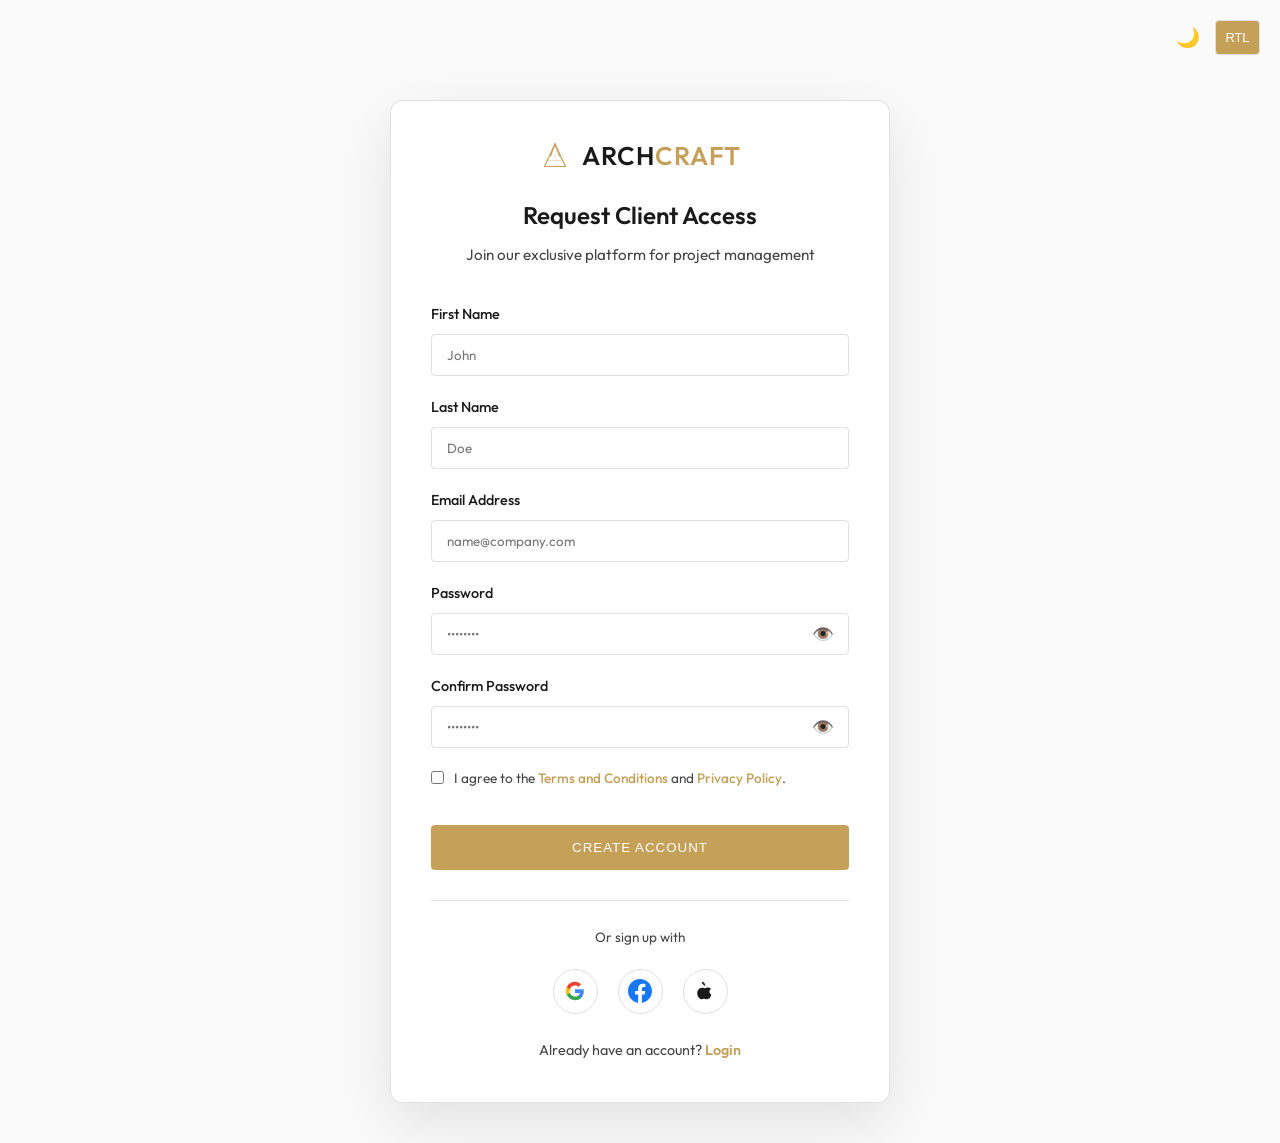
<file: signup.html>
<!DOCTYPE html>
<html lang="en">
<head>
    <meta charset="UTF-8">
    <meta name="viewport" content="width=device-width, initial-scale=1.0">
    <title>Request Access | ArchCraft</title>
    <link rel="stylesheet" href="assets/css/style.css">
    <link rel="icon" type="image/png" href="favicon.png">
    <style>
        body {
            display: flex;
            align-items: center;
            justify-content: center;
            min-height: 100vh;
            background: var(--bg-secondary);
            padding: 100px 20px 40px; /* Space for fixed toggles */
        }
        
        .auth-card {
            background: var(--bg-primary);
            padding: 40px;
            border-radius: 12px;
            box-shadow: 0 20px 60px rgba(0,0,0,0.1);
            border: 1px solid var(--border-color);
            width: 100%;
            max-width: 500px;
            text-align: center;
            transition: var(--transition);
        }
        
        .form-group {
            text-align: left;
            margin-bottom: 20px;
            position: relative;
        }
        
        .form-group label {
            display: block;
            margin-bottom: 8px;
            font-size: 0.9rem;
            font-weight: 500;
            color: var(--text-primary);
        }
        
        .form-group input {
            width: 100%;
            padding: 12px 15px;
            border: 1px solid var(--border-color);
            border-radius: 4px;
            background: var(--bg-primary);
            color: var(--text-primary);
            font-family: inherit;
            transition: var(--transition);
        }
        
        .form-group input:focus {
            outline: none;
            border-color: var(--accent-color);
            box-shadow: 0 0 0 2px rgba(197, 160, 89, 0.1);
        }
        
        .toggle-password {
            position: absolute;
            right: 15px;
            top: 38px;
            cursor: pointer;
            color: var(--text-secondary);
            font-size: 1.1rem;
            user-select: none;
        }
        
        .terms-group {
            display: flex;
            align-items: flex-start;
            gap: 10px;
            text-align: left;
            font-size: 0.85rem;
            color: var(--text-secondary);
            margin-bottom: 25px;
        }
        
        .terms-group input {
            margin-top: 3px;
        }
        
        .terms-group a {
            color: var(--accent-color);
            font-weight: 500;
        }
        
        .auth-btn {
            width: 100%;
            margin-top: 10px;
        }
        
        .social-login {
            margin-top: 30px;
            padding-top: 25px;
            border-top: 1px solid var(--border-color);
        }
        
        .social-login p {
            font-size: 0.85rem;
            color: var(--text-secondary);
            margin-bottom: 20px;
        }
        
        .social-icons {
            display: flex;
            justify-content: center;
            gap: 20px;
        }
        
        .social-icon {
            width: 45px;
            height: 45px;
            border: 1px solid var(--border-color);
            border-radius: 50%;
            display: flex;
            align-items: center;
            justify-content: center;
            font-size: 1.2rem;
            transition: var(--transition);
            cursor: pointer;
            background: var(--bg-primary);
        }
        
        .social-icon:hover {
            border-color: var(--accent-color);
            color: var(--accent-color);
            transform: translateY(-3px);
            box-shadow: 0 5px 15px rgba(0,0,0,0.05);
        }
        
        .auth-links {
            margin-top: 25px;
            font-size: 0.9rem;
            color: var(--text-secondary);
        }
        
        .auth-links a {
            color: var(--accent-color);
            font-weight: 600;
        }
        
        .toggles {
            position: absolute;
            top: 20px;
            right: 20px;
            left: auto;
            display: flex;
            gap: 10px;
            z-index: 1100;
            transition: left 0.3s ease, right 0.3s ease;
        }

        .form-group input[type="password"] {
            padding-right: 40px;
        }

        /* RTL Overrides */
        html[dir="rtl"] .form-group {
            text-align: right;
        }

        html[dir="rtl"] .form-group input[type="password"] {
            padding-right: 15px;
            padding-left: 40px;
        }

        html[dir="rtl"] .toggle-password {
            right: auto;
            left: 15px;
        }

        html[dir="rtl"] .toggles {
            right: auto !important;
            left: 20px !important;
        }
    </style>
</head>
<body>
    <div class="toggles">
        <button id="theme-toggle" class="toggle-btn">🌙</button>
        <button id="rtl-toggle" class="btn-rtl" style="padding: 6px 12px; font-size: 0.8rem; border: 1px solid var(--border-color); background: var(--accent-color); color: #fff; border-radius: 4px; cursor: pointer; height: 35px; width: 45px; display: flex; align-items: center; justify-content: center;">RTL</button>
    </div>

    <div class="auth-card">
        <div class="logo" style="justify-content: center; margin-bottom: 30px;">
            <a href="index.html" style="display: flex; align-items: center;">
                <img src="assets/images/logo.svg" alt="ArchCraft Logo" class="logo-img">
                Arch<span>Craft</span>
            </a>
        </div>
        <h2>Request Client Access</h2>
        <p style="color: var(--text-secondary); margin-bottom: 35px;">Join our exclusive platform for project management</p>
        
        <form action="dashboard.html" id="signupForm">
            <div class="form-group">
                <label>First Name</label>
                <input type="text" placeholder="John" required>
            </div>
            <div class="form-group">
                <label>Last Name</label>
                <input type="text" placeholder="Doe" required>
            </div>
            <div class="form-group">
                <label>Email Address</label>
                <input type="email" placeholder="name@company.com" required>
            </div>
            <div class="form-group">
                <label>Password</label>
                <input type="password" id="signup-password" placeholder="••••••••" required>
                <span class="toggle-password" data-target="#signup-password">👁️</span>
            </div>
            <div class="form-group">
                <label>Confirm Password</label>
                <input type="password" id="confirm-password" placeholder="••••••••" required>
                <span class="toggle-password" data-target="#confirm-password">👁️</span>
            </div>
            
            <label class="terms-group">
                <input type="checkbox" required>
                <span>I agree to the <a href="#">Terms and Conditions</a> and <a href="#">Privacy Policy</a>.</span>
            </label>
            
            <button type="submit" class="btn btn-primary auth-btn">Create Account</button>
        </form>
        
        <div class="social-login">
            <p>Or sign up with</p>
            <div class="social-icons">
                <div class="social-icon" title="Google">
                    <svg width="20" height="20" viewBox="0 0 24 24">
                        <path fill="#4285F4" d="M22.56 12.25c0-.78-.07-1.53-.2-2.25H12v4.26h5.92c-.26 1.37-1.04 2.53-2.21 3.31v2.77h3.57c2.08-1.92 3.28-4.74 3.28-8.09z"/>
                        <path fill="#34A853" d="M12 23c2.97 0 5.46-.98 7.28-2.66l-3.57-2.77c-.98.66-2.23 1.06-3.71 1.06-2.86 0-5.29-1.93-6.16-4.53H2.18v2.84C3.99 20.53 7.7 23 12 23z"/>
                        <path fill="#FBBC05" d="M5.84 14.09c-.22-.66-.35-1.36-.35-2.09s.13-1.43.35-2.09V7.07H2.18C1.43 8.55 1 10.22 1 12s.43 3.45 1.18 4.93l3.66-2.84z"/>
                        <path fill="#EA4335" d="M12 5.38c1.62 0 3.06.56 4.21 1.64l3.15-3.15C17.45 2.09 14.97 1 12 1 7.7 1 3.99 3.47 2.18 7.07l3.66 2.84c.87-2.6 3.3-4.53 6.16-4.53z"/>
                    </svg>
                </div>
                <div class="social-icon" title="Facebook">
                    <svg width="24" height="24" viewBox="0 0 24 24" fill="#1877F2">
                        <path d="M24 12.073c0-6.627-5.373-12-12-12s-12 5.373-12 12c0 5.99 4.388 10.954 10.125 11.854v-8.385H7.078v-3.47h3.047V9.43c0-3.007 1.792-4.669 4.533-4.669 1.312 0 2.686.235 2.686.235v2.953H15.83c-1.491 0-1.956.925-1.956 1.874v2.25h3.328l-.532 3.47h-2.796v8.385C19.612 23.027 24 18.062 24 12.073z"/>
                    </svg>
                </div>
                <div class="social-icon" title="Apple">
                    <svg width="20" height="20" viewBox="0 0 24 24" fill="currentColor">
                        <path d="M17.05 20.28c-.98.95-2.05 1.61-3.22 1.61-1.23 0-1.63-.74-3.1-.74-1.46 0-1.94.72-3.05.74-1.15.02-2.35-.83-3.46-2.39-2.27-3.2-1.95-8.4 1.25-10.45 1.15-.74 2.45-1.07 3.6-.98 1.48.11 2.38.74 3.1.74.65 0 1.87-.87 3.6-.87 1.36 0 2.64.63 3.43 1.78-2.7 1.6-2.26 5.4.45 6.64-.78 2-1.84 3.98-3.1 5.92zm-4.75-14.73c.12-2.34-1.88-4.43-4.14-4.55-.17 2.37 2.15 4.5 4.14 4.55z"/>
                    </svg>
                </div>
            </div>
        </div>
        
        <div class="auth-links">
            Already have an account? <a href="login.html">Login</a>
        </div>
    </div>

    <script src="assets/js/main.js"></script>
</body>
</html>
</file>
<file: assets/css/style.css>
/* 
  Freelance Architectural Model Maker - Premium Design System
  Theme: Modern, Minimal, Craft-focused
*/

@import url('https://fonts.googleapis.com/css2?family=Outfit:wght@300;400;500;600;700&display=swap');

:root {
    /* Colors - Light Theme */
    --primary-color: #1a1a1a;
    --secondary-color: #f5f5f5;
    --accent-color: #c5a059;
    /* Gold/Brass accent for craft feel */
    --text-primary: #1a1a1a;
    --text-secondary: #444444;
    --bg-primary: #ffffff;
    --bg-secondary: #fafafa;
    --border-color: #e0e0e0;
    --header-bg: rgba(255, 255, 255, 0.8);

    /* Spacing */
    --space-xs: 0.5rem;
    --space-sm: 0.75rem;
    --space-md: 1.25rem;
    --space-lg: 2.5rem;
    --space-xl: 4rem;

    /* Transitions */
    --transition: all 0.3s ease;

    /* Font Family */
    --font-family: 'Outfit', sans-serif;
}

[data-theme="dark"] {
    --primary-color: #ffffff;
    --secondary-color: #1a1a1a;
    --accent-color: #d4b475;
    --text-primary: #f5f5f5;
    --text-secondary: #cccccc;
    --bg-primary: #0f0f0f;
    --bg-secondary: #1a1a1a;
    --border-color: #333333;
    --header-bg: rgba(15, 15, 15, 0.8);
}

.portfolio-overlay {
    position: absolute;
    bottom: 0;
    left: 0;
    width: 100%;
    padding: 25px 20px;
    background: linear-gradient(transparent, rgba(0,0,0,0.9));
    color: #ffffff !important;
    text-align: left;
}

.portfolio-overlay h3, 
.portfolio-overlay h4, 
.portfolio-overlay p {
    color: #ffffff !important;
    text-shadow: 0 2px 5px rgba(0,0,0,0.6);
    margin: 0;
}

.portfolio-overlay p {
    font-size: 0.9rem;
    opacity: 0.95;
    margin-top: 5px;
}

/* Reset & Base */
* {
    margin: 0;
    padding: 0;
    box-sizing: border-box;
}

html {
    scroll-behavior: smooth;
}

body {
    font-family: var(--font-family);
    line-height: 1.6;
    color: var(--text-primary);
    background-color: var(--bg-primary);
    transition: background-color 0.3s, color 0.3s;
    overflow-x: hidden;
}

[dir="rtl"] body {
    text-align: right;
}

h1,
h2,
h3,
h4,
h5,
h6 {
    font-weight: 580;
    line-height: 1.2;
    margin-bottom: var(--space-sm);
}

@media (max-width: 1150px) {
    h1 { font-size: 2.2rem !important; line-height: 1.2 !important; }
    h2 { font-size: 1.8rem !important; line-height: 1.3 !important; }
    h3 { font-size: 1.5rem !important; line-height: 1.3 !important; }
    h4 { font-size: 1.2rem !important; }
    p, li { font-size: 0.9rem !important; line-height: 1.6 !important; }
    
    li { margin-bottom: 0.8rem; }
    footer ul li { margin-bottom: 1.1rem !important; }
    .custom-list li { 
        margin-bottom: 1.2rem !important; 
        justify-content: flex-start !important;
        align-items: flex-start !important;
        text-align: left !important;
    }
    
    .btn {
        padding: 10px 20px !important;
        font-size: 0.8rem !important;
        white-space: nowrap !important;
    }
    
    nav ul li a {
        font-size: 0.85rem !important;
    }

    .footer-bottom p {
        font-size: 0.85rem !important;
    }
}

a {
    text-decoration: none;
    color: inherit;
    transition: var(--transition);
}

ul {
    list-style: none;
}

img {
    max-width: 100%;
    display: block;
}

.container {
    max-width: 1200px;
    margin: 0 auto;
    padding: 0 var(--space-md);
    width: 100%;
}

@media (max-width: 480px) {
    .container {
        padding: 0 var(--space-sm);
    }
}

/* Header */
header {
    position: fixed;
    top: 0;
    left: 0;
    width: 100%;
    z-index: 1000;
    background: var(--header-bg);
    backdrop-filter: blur(10px);
    border-bottom: 1px solid var(--border-color);
    transition: var(--transition);
}

.header-container {
    display: flex;
    justify-content: space-between;
    align-items: center;
    height: 70px;
    max-width: 1400px;
    margin: 0 auto;
    padding: 0 var(--space-md);
}

.logo {
    display: flex;
    align-items: center;
    font-size: 1.6rem;
    font-weight: 580;
    letter-spacing: 1px;
    text-transform: uppercase;
    line-height: 1;
    color: var(--text-primary);
}

.logo span {
    color: var(--accent-color);
}

.logo-img {
    height: 30px;
    width: auto;
    object-fit: contain;
    display: block;
    margin-inline-end: 12px;
}

nav ul {
    display: flex;
    list-style: none;
    gap: 25px;
    align-items: center;
}

nav ul li a {
    font-size: 0.9rem;
    font-weight: 450;
    text-transform: uppercase;
    letter-spacing: 0.5px;
    white-space: nowrap;
    transition: var(--transition);
    color: var(--text-primary);
}

nav ul li a:hover,
nav ul li a.active {
    color: var(--accent-color);
}

@media (max-width: 1350px) {
    nav ul {
        gap: 15px;
    }
}

@media (max-width: 1250px) {
    nav ul {
        gap: 8px;
    }
    nav ul li a {
        font-size: 0.8rem;
    }
}

/* Navigation CTA Button */
nav ul li a.nav-cta {
    background: var(--accent-color);
    color: #fff !important;
    padding: 10px 22px;
    border-radius: 50px;
    margin-left: 10px;
    font-weight: 500;
    box-shadow: 0 4px 15px rgba(197, 160, 89, 0.2);
    transition: var(--transition);
}

nav ul li a.nav-cta:hover {
    background: var(--primary-color);
    transform: translateY(-2px);
    box-shadow: 0 6px 20px rgba(0, 0, 0, 0.15);
    color: #fff !important;
}

[data-theme="dark"] nav ul li a.nav-cta:hover {
    background: #fff;
    color: #000 !important;
}

@media (max-width: 1150px) {
    nav ul li a.nav-cta {
        margin-left: 0;
        margin-top: 10px;
        display: inline-block;
    }
}

.btn-rtl {
    background: var(--accent-color);
    color: #fff;
    border: none;
    padding: 8px 18px;
    border-radius: 4px;
    font-size: 0.85rem;
    font-weight: 500;
    cursor: pointer;
    transition: var(--transition);
    text-transform: uppercase;
    display: flex;
    align-items: center;
    justify-content: center;
}

.btn-rtl:hover {
    background: #b08d4a;
    transform: translateY(-2px);
    box-shadow: 0 4px 12px rgba(197, 160, 89, 0.3);
}

.mobile-rtl-link {
    display: none;
}

.header-actions {
    display: flex;
    align-items: center;
    gap: var(--space-sm);
}

.toggle-btn {
    background: transparent;
    border: none;
    cursor: pointer;
    color: var(--text-primary);
    font-size: 1.2rem;
    padding: 5px;
    display: flex;
    align-items: center;
    justify-content: center;
    transition: var(--transition);
}

@media (max-width: 1150px) {
    .hamburger {
        display: flex;
    }

    nav {
        position: absolute;
        top: 70px;
        left: -100%;
        width: 100%;
        background: var(--bg-primary);
        padding: var(--space-md);
        transition: var(--transition);
        border-bottom: 1px solid var(--border-color);
    }

    nav.active {
        left: 0;
    }

    nav ul {
        flex-direction: column;
        align-items: center;
        gap: 15px;
    }

    #rtl-toggle {
        display: none;
    }

    .mobile-rtl-link {
        display: block;
        margin-top: 20px;
        padding-top: 20px;
        border-top: 1px solid var(--border-color);
        width: 100%;
        text-align: center;
    }
}

@media (max-width: 768px) {
    .mobile-rtl-link {
        display: block;
        padding: 1rem;
        text-align: center;
    }
}

/* Hero Section */
.hero {
    height: 85vh;
    min-height: 600px;
    width: 100%;
    display: flex;
    align-items: center;
    justify-content: center;
    position: relative;
    overflow: hidden;
    color: #ffffff;
    text-align: center;
    padding-top: 80px;
    background-color: #000; /* Fallback */
}

.hero.hero-inner {
    height: auto !important;
    min-height: 0 !important;
    padding-top: 140px !important;
    padding-bottom: 80px !important;
    overflow: visible !important;
    align-items: flex-start !important;
    background: var(--bg-secondary) !important;
    background-color: var(--bg-secondary) !important;
    color: var(--text-primary);
}

/* Hide background image and dark overlay on inner page heroes */
.hero.hero-inner .hero-bg {
    display: none !important;
}

.hero.hero-inner .hero-overlay {
    display: none !important;
}

/* Inner hero text should use site colors, not white */
.hero.hero-inner .hero-content h1,
.hero.hero-inner .hero-content h2 {
    color: var(--text-primary) !important;
    text-shadow: none !important;
}

.hero.hero-inner .hero-content p {
    color: var(--text-secondary) !important;
    text-shadow: none !important;
}

.hero-bg {
    position: absolute;
    top: 0;
    left: 0;
    width: 100%;
    height: 100%;
    background-size: cover;
    background-position: center;
    background-repeat: no-repeat;
    z-index: 1;
    transition: transform 0.5s ease-out;
}

.hero-overlay {
    position: absolute;
    top: 0;
    left: 0;
    width: 100%;
    height: 100%;
    background: linear-gradient(
        to bottom,
        rgba(0, 0, 0, 0.3) 0%,
        rgba(0, 0, 0, 0.5) 50%,
        rgba(0, 0, 0, 0.7) 100%
    );
    z-index: 2;
}

.hero-content {
    position: relative;
    z-index: 3;
    max-width: 800px;
    padding: 0 var(--space-md);
}

.hero h1 {
    font-size: 5rem;
    font-weight: 580;
    margin-bottom: var(--space-md);
    text-shadow: 0 4px 15px rgba(0, 0, 0, 0.5);
    letter-spacing: -1px;
    line-height: 1.1;
}

/* Home 2 Split Hero Layout (left text, right image) */
.hero-split-home2 {
    display: grid;
    grid-template-columns: 1fr 1fr;
    grid-template-rows: 1fr;
    align-items: stretch;
    height: 100vh;
    max-height: 100vh;
    overflow: hidden;
    background: var(--bg-primary);
}

.hero-split-home2 .hero2-text {
    display: flex;
    flex-direction: column;
    justify-content: center;
    padding: 70px 40px 0 60px;
    grid-column: 1;
    grid-row: 1;
}

.hero-split-home2 .hero2-text h1 {
    font-size: 3.6rem;
    font-weight: 580;
    line-height: 1.1;
    margin-bottom: 18px;
    color: var(--text-primary);
    text-shadow: none;
}

.hero-split-home2 .hero2-text p {
    font-size: 0.95rem;
    color: var(--text-secondary);
    text-shadow: none;
    max-width: 460px;
    margin-bottom: 28px;
}

.hero-split-home2 .hero2-image {
    grid-column: 2;
    grid-row: 1;
    position: relative;
    overflow: hidden;
    height: 100%;
}

.hero-split-home2 .hero2-image::after {
    content: '';
    position: absolute;
    inset: 0;
    background: linear-gradient(to right, var(--bg-primary) 0%, transparent 8%);
    pointer-events: none;
    z-index: 1;
}

.hero-split-home2 .hero2-image img {
    width: 100%;
    height: 100%;
    object-fit: cover;
    object-position: center;
    display: block;
}

/* Home 2 Hero: 1024px – keep 2-col but cap height so image isn't cropped */
@media (min-width: 901px) and (max-width: 1024px) {
    .hero-split-home2 {
        height: auto;
        max-height: none;
        min-height: 0;
        padding-top: 70px;
    }
    .hero-split-home2 .hero2-text {
        padding: 40px 30px 40px 40px;
        justify-content: center;
    }
    .hero-split-home2 .hero2-text h1 {
        font-size: 2.6rem;
    }
    .hero-split-home2 .hero2-image {
        height: auto;
        max-height: 560px;
        align-self: stretch;
    }
    .hero-split-home2 .hero2-image img {
        height: 100%;
        min-height: 420px;
        object-fit: cover;
        object-position: center top;
    }
}

@media (max-width: 900px) {
    .hero-split-home2 {
        grid-template-columns: 1fr;
        height: auto;
        max-height: none;
        padding-top: 70px;
    }
    .hero-split-home2 .hero2-text {
        grid-column: 1;
        grid-row: 1;
        padding: 40px 24px 30px;
        text-align: center;
        align-items: center;
    }
    .hero-split-home2 .hero2-text h1 { font-size: 2.4rem; }
    .hero-split-home2 .hero2-text p { margin-inline: auto; }
    .hero-split-home2 .hero2-image {
        grid-column: 1;
        grid-row: 2;
        height: 320px;
    }
    .hero-split-home2 .hero2-image::after { display: none; }
}


/* Refined User Section for Mobile */
@media (max-width: 1024px) {
    .dashboard-user-section {
        display: flex !important;
        justify-content: flex-start;
        width: 100% !important;
        margin: 0 !important;
        padding-top: 15px;
        border-top: 1px solid var(--border-color);
    }
}

/* Global Stacking Utilities for Mobile/Tablet */
@media (max-width: 1150px) {
    .container {
        padding: 0 var(--space-md);
    }
}

@media (max-width: 1150px) {
    .hero {
        height: auto;
        min-height: 70vh;
        padding: 100px 0 50px;
    }

    /* hero-inner must NOT inherit the min-height: 70vh from above */
    .hero.hero-inner {
        min-height: 0 !important;
        height: auto !important;
        padding-top: 140px !important;
        padding-bottom: 80px !important;
    }

    .hero h1 {
        font-size: 3.5rem !important;
    }

    .hero p {
        font-size: 1.2rem !important;
        margin-bottom: var(--space-lg) !important;
    }
}

@media (max-width: 768px) {
    .hero {
        min-height: 80vh;
        padding: 100px 0 50px;
    }

    .hero.hero-inner {
        min-height: 0 !important;
        height: auto !important;
        padding-top: 120px !important;
        padding-bottom: 60px !important;
    }

    .hero h1 {
        font-size: 2.8rem !important;
    }

    .hero p {
        font-size: 1.1rem !important;
        padding: 0 var(--space-sm) !important;
    }

    .hero .cta-btns {
        flex-direction: column;
        width: 100%;
        max-width: 300px;
        margin: 0 auto;
    }

    .hero .btn {
        width: 100%;
        text-align: center;
        padding: 14px 20px;
    }
}

@media (max-width: 480px) {
    .hero h1 {
        font-size: 2.2rem !important;
    }
    
    .hero p {
        font-size: 1rem !important;
    }

    .hero.hero-inner {
        min-height: 0 !important;
        height: auto !important;
        padding-top: 110px !important;
        padding-bottom: 50px !important;
    }
}


.hero p {
    font-size: 1.4rem;
    margin-bottom: var(--space-xl);
    opacity: 1;
    color: #ffffff;
    max-width: 700px;
    margin-left: auto;
    margin-right: auto;
    text-shadow: 0 2px 10px rgba(0, 0, 0, 0.4);
    line-height: 1.5;
}

p {
    font-size: 0.95rem;
    line-height: 1.7;
    color: var(--text-secondary);
    margin-bottom: var(--space-sm);
}

.cta-btns {
    display: flex;
    gap: var(--space-md);
    justify-content: center;
    flex-wrap: wrap;
}

.btn {
    display: inline-block;
    padding: 15px 35px;
    border-radius: 4px;
    font-weight: 500;
    text-transform: uppercase;
    letter-spacing: 1px;
    text-decoration: none;
    cursor: pointer;
    transition: var(--transition);
    white-space: nowrap;
}

.btn-primary {
    background: var(--accent-color);
    color: #fff;
    border: none;
}

.btn-primary:hover {
    background: #b08d4a;
    transform: translateY(-3px);
}

.btn-secondary {
    background: transparent;
    color: var(--text-primary);
    border: 2px solid var(--border-color);
}

.btn-secondary:hover {
    background: var(--text-primary);
    color: var(--bg-primary);
    transform: translateY(-3px);
}

.link-arrow {
    color: var(--accent-color);
    font-weight: 500;
    text-transform: uppercase;
    font-size: 0.9rem;
    margin-top: 20px;
    display: inline-flex;
    align-items: center;
    gap: 5px;
    transition: var(--transition);
}

.link-arrow:hover {
    color: var(--primary-color);
    transform: translateX(5px);
}

[data-theme="dark"] .link-arrow:hover {
    color: #fff;
}

.play-btn {
    width: 80px;
    height: 80px;
    background: rgba(255, 255, 255, 0.2);
    backdrop-filter: blur(10px);
    border-radius: 50%;
    display: flex;
    align-items: center;
    justify-content: center;
    transition: all 0.3s ease;
    border: 2px solid rgba(255, 255, 255, 0.4);
}

.play-btn:hover {
    background: var(--accent-color);
    border-color: var(--accent-color);
    transform: scale(1.1);
    box-shadow: 0 0 20px rgba(197, 160, 89, 0.4);
}

.play-btn .arrow {
    width: 0;
    height: 0;
    border-top: 15px solid transparent;
    border-bottom: 15px solid transparent;
    border-left: 25px solid #fff;
    margin-left: 5px;
    transition: var(--transition);
}

.play-btn:hover .arrow {
    border-left-color: #000;
}

.custom-list {
    list-style: none;
    padding: 0;
    margin-top: 20px;
}

.custom-list li {
    display: flex;
    align-items: flex-start;
    justify-content: flex-start;
    gap: 15px;
    margin-bottom: 12px;
    font-size: 0.95rem;
    color: var(--text-primary);
    text-align: left;
}

.custom-list li::before {
    content: '';
    width: 10px;
    height: 10px;
    background: var(--accent-color);
    border-radius: 50%;
    flex-shrink: 0;
    margin-top: 8px; /* Align with first line of text */
}

.btn-light {
    background: #fff;
    color: #1a1a1a !important; /* Ensure readable text on white background */
    font-weight: 500;
    transition: all 0.3s ease;
}

.btn-light:hover {
    background: var(--accent-color);
    color: #fff !important;
    transform: translateY(-5px);
    box-shadow: 0 15px 30px rgba(0, 0, 0, 0.2);
}

/* Dashboard Specific */
.dashboard-header {
    display: flex !important;
    justify-content: space-between !important;
    align-items: center !important;
    padding: 0 var(--space-lg) !important;
    height: 80px !important;
    background: var(--bg-primary) !important;
    border-bottom: 1px solid var(--border-color) !important;
    position: sticky !important;
    top: 0 !important;
    z-index: 100 !important;
    transition: var(--transition) !important;
    box-sizing: border-box !important;
}

.welcome-greeting {
    font-size: 1.8rem;
    margin: 0;
    font-weight: 580;
    color: var(--text-primary);
}

.dashboard-hamburger {
    display: none;
    font-size: 1.8rem;
    cursor: pointer;
    color: var(--text-primary);
    padding: 5px 10px;
    border: 1px solid var(--border-color);
    border-radius: 6px;
    line-height: 1;
    transition: var(--transition);
}

.dashboard-hamburger:hover {
    border-color: var(--accent-color);
    color: var(--accent-color);
}

@media (max-width: 992px) {
    .dashboard-header {
        padding: 0 var(--space-md);
    }
    
    .welcome-greeting {
        font-size: 1.4rem;
    }
    
    .dashboard-hamburger {
        display: block;
    }
}

.dashboard-controls {
    display: flex;
    align-items: center;
    gap: 15px;
}

.user-avatar {
    width: 35px;
    height: 35px;
    background: var(--accent-color);
    color: #fff;
    border-radius: 50%;
    display: flex;
    align-items: center;
    justify-content: center;
    font-weight: 500;
    font-size: 0.9rem;
}

.sidebar-logo {
    display: flex !important;
    justify-content: space-between !important;
    align-items: center !important;
    height: 80px !important;
    padding: 0 20px !important;
    border-bottom: 1px solid var(--border-color) !important;
    box-sizing: border-box !important;
    margin-bottom: 30px !important;
}

.dashboard-content {
    display: none;
    animation: fadeIn 0.5s ease;
}

.dashboard-content.active {
    display: block !important;
    opacity: 1 !important;
    visibility: visible !important;
}

/* Global Stacking Utilities for Mobile/Tablet */
@media (max-width: 1023px) {
    .container {
        padding: 0 var(--space-md);
    }
}

.row-to-col, .img-first-stack {
    display: flex;
    align-items: center;
    gap: var(--space-lg);
}

@media (max-width: 1150px) {
    .row-to-col {
        display: flex !important;
        flex-direction: column !important;
        gap: 30px !important;
        text-align: left !important;
    }
    .row-to-col > div {
        width: 100% !important;
        flex: none !important;
    }
    /* Reduce image size in tab view */
    .row-to-col img {
        width: 80% !important;
        max-width: 420px !important;
        max-height: 380px !important;
        object-fit: cover !important;
        height: auto !important;
        margin: 20px auto !important;
        display: block !important;
        border-radius: 15px !important;
    }
    .img-first-stack {
        display: flex !important;
        flex-direction: column-reverse !important;
        gap: 30px !important;
        text-align: left !important;
    }
    .img-first-stack img {
        width: 85% !important;
        max-width: 500px !important;
        height: auto !important;
        margin: 20px auto !important;
        display: block !important;
        border-radius: 12px !important;
    }
    .custom-list li {
        justify-content: flex-start !important;
        align-items: flex-start !important;
        text-align: left !important;
        margin-bottom: 1.2rem !important;
    }
    #tools .img-first-stack {
        text-align: center !important;
    }
}

/* About page — keep intro section horizontal at 1024px */
@media (min-width: 900px) and (max-width: 1150px) {
    #introduction .img-first-stack {
        flex-direction: row !important;
        align-items: center !important;
        gap: 40px !important;
        text-align: left !important;
    }
    #introduction .img-first-stack > div {
        flex: 1 !important;
        min-width: 0 !important;
    }
    #introduction .img-first-stack img {
        width: 100% !important;
        max-width: 100% !important;
        height: 320px !important;
        margin: 0 !important;
        display: block !important;
    }
    #tools .custom-list {
        display: inline-flex !important;
        flex-direction: column !important;
        align-items: flex-start !important;
        text-align: left !important;
        margin: 20px auto 0 !important;
    }
    #tools .custom-list li {
        justify-content: flex-start !important;
        align-items: flex-start !important;
        text-align: left !important;
    }
}

.hero-split {
    display: flex;
    align-items: center;
    width: 100%;
    height: 100%;
}

.hero-split > div {
    flex: 1;
}

.hero-img-container {
    height: 100%;
    overflow: hidden;
}

@media (max-width: 768px) {
    .hero-split {
        display: flex !important;
        flex-direction: column !important;
        height: auto !important;
        min-height: 80vh;
    }
    .hero-split > div {
        width: 100% !important;
        flex: none !important;
        padding: 80px var(--space-md) 40px !important;
    }
    .hero-split .hero-img-container {
        height: 400px !important;
        order: -1;
    }
    .hero-split img {
        clip-path: none !important;
        height: 100% !important;
        width: 100% !important;
    }
}

.lab-grid {
    display: grid;
    grid-template-columns: repeat(2, 1fr);
    gap: 15px;
    margin-top: 25px;
}

.lab-tag {
    padding: 15px 20px;
    background: var(--bg-primary);
    border: 1px solid var(--border-color);
    border-radius: 6px;
    font-weight: 500;
    text-align: center;
    transition: all 0.3s ease;
    cursor: default;
}

.lab-tag:hover {
    background: var(--accent-color);
    color: #fff;
    border-color: var(--accent-color);
    transform: translateY(-5px);
    box-shadow: 0 10px 20px rgba(197, 160, 89, 0.3);
}

.filter-btn {
    padding: 10px 25px;
    background: var(--bg-secondary);
    border: 1px solid var(--border-color);
    border-radius: 4px;
    font-weight: 500;
    text-transform: uppercase;
    font-size: 0.85rem;
    color: var(--text-primary);
    transition: all 0.3s ease;
    cursor: pointer;
}

[data-theme="dark"] .filter-btn:not(.active) {
    color: #fff !important;
    background: #222;
}

.filter-btn:hover {
    background: var(--accent-color);
    color: #fff;
    border-color: var(--accent-color);
    transform: translateY(-3px);
    box-shadow: 0 5px 15px rgba(197, 160, 89, 0.2);
}

.filter-btn.active {
    background: var(--accent-color);
    color: #fff;
    border-color: var(--accent-color);
}

.recognition-card {
    text-align: center;
    padding: 30px;
    transition: all 0.4s cubic-bezier(0.175, 0.885, 0.32, 1.275);
    border-radius: 12px;
}

.recognition-card:hover {
    transform: translateY(-15px);
    background: var(--bg-secondary);
    box-shadow: 0 20px 40px rgba(0, 0, 0, 0.05);
}

.recognition-card .icon {
    font-size: 3.5rem;
    margin-bottom: 15px;
    display: block;
    transition: transform 0.4s ease;
}

.recognition-card:hover .icon {
    transform: scale(1.2) rotate(10deg);
}

.recognition-card h4 {
    transition: color 0.3s ease;
}

.recognition-card:hover h4 {
    color: var(--accent-color);
}

/* Generic section image constraints — let each component control its own sizing */
section img {
    max-width: 100%;
    height: auto;
}

/* Sections */
section {
    padding: var(--space-lg) 0;
}

@media (max-width: 1024px) {
    section {
        padding: var(--space-lg) 0;
    }
}

@media (max-width: 768px) {
    section {
        padding: var(--space-md) 0;
    }
}

/* Fix for when container class is applied directly to section */
section.container {
    padding-top: var(--space-lg);
    padding-bottom: var(--space-lg);
}

@media (max-width: 1024px) {
    section.container {
        padding-top: var(--space-lg);
        padding-bottom: var(--space-lg);
    }
}

@media (max-width: 768px) {
    section.container {
        padding-top: var(--space-md);
        padding-bottom: var(--space-md);
    }
}

.section-title {
    text-align: center;
    margin-bottom: var(--space-md);
}

.section-title h2 {
    font-size: 2.5rem;
    position: relative;
    display: inline-block;
    padding-bottom: 10px;
}

.section-title h2::after {
    content: '';
    position: absolute;
    bottom: 0;
    left: 50%;
    transform: translateX(-50%);
    width: 60px;
    height: 3px;
    background: var(--accent-color);
}

.section-title-alt {
    font-size: 2.5rem;
    margin-bottom: var(--space-md);
}

/* Animations */
.animate {
    opacity: 0;
}

.fade-in {
    animation: fadeIn 1s forwards;
}

.slide-up {
    animation: slideUp 1s forwards;
}

.slide-left {
    animation: slideLeft 1s forwards;
}

.slide-right {
    animation: slideRight 1s forwards;
}

.zoom-in {
    animation: zoomIn 1s forwards;
}

@keyframes fadeIn {
    from {
        opacity: 0;
    }

    to {
        opacity: 1;
    }
}

@keyframes slideUp {
    from {
        opacity: 0;
        transform: translateY(50px);
    }

    to {
        opacity: 1;
        transform: translateY(0);
    }
}

@keyframes slideLeft {
    from {
        opacity: 0;
        transform: translateX(50px);
    }

    to {
        opacity: 1;
        transform: translateX(0);
    }
}

@keyframes slideRight {
    from {
        opacity: 0;
        transform: translateX(-50px);
    }

    to {
        opacity: 1;
        transform: translateX(0);
    }
}

@keyframes zoomIn {
    from {
        opacity: 0;
        transform: scale(0.8);
    }

    to {
        opacity: 1;
        transform: scale(1);
    }
}

/* Footer */
footer {
    background: var(--bg-secondary);
    border-top: 1px solid var(--border-color);
    padding: var(--space-lg) 0 var(--space-md);
}

.footer-grid {
    display: grid;
    grid-template-columns: 1.4fr 0.8fr 1fr 1.2fr;
    gap: var(--space-lg);
    margin-bottom: var(--space-lg);
}

@media (max-width: 992px) {
    .footer-grid {
        grid-template-columns: repeat(2, 1fr);
    }
}

@media (max-width: 768px) {
    .footer-grid {
        grid-template-columns: 1fr;
        gap: var(--space-md);
        margin-bottom: var(--space-md);
    }
}

.footer-col h4 {
    margin-bottom: var(--space-md);
    text-transform: uppercase;
    font-size: 1rem;
}

.footer-col ul li {
    margin-bottom: 10px;
}

.footer-contact-item {
    display: flex;
    align-items: center;
    gap: 10px;
    white-space: nowrap;
}

.footer-contact-icon {
    flex-shrink: 0;
}

.footer-contact-item span {
    white-space: nowrap;
    font-size: 0.9rem;
    color: var(--text-secondary);
}

.footer-col ul li a {
    color: var(--text-secondary);
    transition: var(--transition);
}

.footer-col ul li a:hover {
    color: var(--accent-color);
    padding-left: 8px;
}

/* Fix for horizontal scroll and general layout issues */
section,
div,
header,
footer,
main {
    max-width: 100vw;
    overflow-wrap: break-word;
}

/* Responsive Gaps */
@media (max-width: 768px) {

    [style*="gap: 40px"],
    [style*="gap: 60px"] {
        gap: 20px !important;
    }

    .section-title {
        margin-bottom: var(--space-md);
    }
}

.footer-bottom {
    text-align: center;
    padding-top: var(--space-md);
    border-top: 1px solid var(--border-color);
    color: var(--text-secondary);
    font-size: 0.9rem;
}

@media (max-width: 767px) {

    /* Handle split layouts and flex wrappers */
    [style*="display: flex"][style*="flex-wrap: wrap"],
    [style*="display: flex"][style*="gap: 60px"],
    [style*="display: flex"][style*="gap: 40px"] {
        flex-direction: column !important;
        gap: 30px !important;
    }

    [style*="flex: 1"],
    [style*="flex: 1.5"] {
        width: 100% !important;
        flex: none !important;
    }
}

/* Specific Hero Fixes */
@media (max-width: 767px) {
    .hero div[style*="display: flex"] {
        flex-direction: column !important;
        height: auto !important;
    }

    .hero-inner {
        height: auto !important;
        min-height: 0 !important;
        padding-top: 110px !important;
        padding-bottom: 50px !important;
    }

    .hero img[style*="clip-path"] {
        clip-path: none !important;
        height: 300px !important;
        margin-top: 30px;
    }
}

/* Mobile Menu */
.hamburger {
    display: none;
    cursor: pointer;
    align-items: center;
    justify-content: center;
    height: 32px;
    width: 32px;
}

.hamburger span {
    display: flex;
    align-items: center;
    justify-content: center;
    line-height: 1;
    font-size: 1.4rem;
    height: 100%;
    width: 100%;
}

@media (max-width: 1150px) {
    .hamburger {
        display: flex;
    }

    nav {
        position: absolute;
        top: 70px;
        left: -100%;
        width: 100%;
        background: var(--bg-primary);
        padding: var(--space-md);
        transition: var(--transition);
        border-bottom: 1px solid var(--border-color);
    }

    nav.active {
        left: 0;
    }

    nav ul {
        flex-direction: column;
        align-items: center;
        gap: 15px;
    }

    #rtl-toggle {
        display: none;
    }

    .mobile-rtl-link {
        display: block;
        margin-top: 20px;
        padding-top: 20px;
        border-top: 1px solid var(--border-color);
        width: 100%;
        text-align: center;
    }

    .mobile-rtl-link a {
        font-weight: 500;
        color: var(--accent-color) !important;
        text-transform: uppercase;
        letter-spacing: 1px;
    }
}



[dir="rtl"] footer .footer-col p {
    direction: ltr;
    text-align: right;
}

[dir="rtl"] .footer-bottom p {
    direction: ltr;
    text-align: center;
}

[dir="rtl"] .footer-col ul li a:hover {
    padding-left: 0;
    padding-right: 8px;
}

[dir="rtl"] .footer-contact-item {
    flex-direction: row-reverse;
    justify-content: flex-end;
}

[dir="rtl"] .btn-primary:hover,
[dir="rtl"] .btn-secondary:hover {
    transform: translateY(-3px);
}

[dir="rtl"] .process-item {
    text-align: right !important;
}

[dir="rtl"] .process-item p {
    direction: ltr;
    text-align: right !important;
}

/* Back to Top Button */
#back-to-top {
    position: fixed;
    bottom: 30px;
    right: 30px;
    width: 50px;
    height: 50px;
    background: var(--accent-color);
    color: #fff;
    border-radius: 50%;
    display: flex;
    align-items: center;
    justify-content: center;
    font-size: 1.5rem;
    cursor: pointer;
    z-index: 1000;
    opacity: 0;
    visibility: hidden;
    transition: var(--transition);
    border: none;
    box-shadow: 0 10px 25px rgba(0, 0, 0, 0.2);
}

#back-to-top.visible {
    opacity: 1;
    visibility: visible;
}

#back-to-top:hover {
    transform: translateY(-5px);
    background: #b08d4a;
}

[dir="rtl"] #back-to-top {
    right: auto;
    left: 30px;
}

/* Service Cards */
.service-card {
    background: var(--bg-primary);
    border-radius: 12px;
    border: 1px solid var(--border-color);
    overflow: hidden;
    transition: var(--transition);
    display: flex;
    flex-direction: column;
    height: 100%;
}

.service-card:hover {
    transform: translateY(-10px);
    box-shadow: 0 20px 40px rgba(0, 0, 0, 0.1);
}

.service-image {
    width: 100%;
    height: 220px;
    overflow: hidden;
}

.service-image img {
    width: 100%;
    height: 100%;
    object-fit: cover;
    transition: transform 0.6s cubic-bezier(0.4, 0, 0.2, 1);
}

.service-card:hover .service-image img {
    transform: scale(1.1);
}

.service-content {
    padding: var(--space-md);
    text-align: center;
}

.service-content h3 {
    margin-bottom: 15px;
    font-size: 1.4rem;
    color: var(--text-primary);
}

.service-content p {
    font-size: 1rem;
    color: var(--text-secondary);
    line-height: 1.6;
}

.portfolio-card {
    text-align: center;
    transition: var(--transition);
}

.portfolio-card img {
    width: 100%;
    height: 100%;
    object-fit: cover;
    transition: transform 0.5s ease;
}

.portfolio-card:hover img {
    transform: scale(1.05);
}

.portfolio-card h3 {
    margin-top: 15px;
    font-size: 1.4rem;
    color: var(--text-primary);
}

.portfolio-card p {
    color: var(--text-secondary);
    margin-top: 5px;
}

/* Testimonials */
.testimonials-grid {
    display: grid;
    grid-template-columns: repeat(3, 1fr);
    gap: 30px;
    align-items: stretch;
}

/* Tablet & 1024px: 2-col layout, 3rd card centred */
@media (min-width: 769px) and (max-width: 1150px) {
    .testimonials-grid {
        grid-template-columns: repeat(2, 1fr);
        gap: 25px;
    }
    .testimonials-grid .testimonial-card:nth-child(3):last-child {
        grid-column: 1 / -1;
        justify-self: center;
        width: calc(50% - 12px);
    }
}

/* Mobile: single column */
@media (max-width: 768px) {
    .testimonials-grid {
        grid-template-columns: 1fr;
        gap: 20px;
    }
}

.testimonial-card {
    padding: 25px;
    border: 1px solid var(--border-color);
    border-radius: 12px;
    background: var(--bg-primary);
    transition: var(--transition);
    height: 100%;
    display: flex;
    flex-direction: column;
    justify-content: space-between;
}

.testimonial-card:hover {
    transform: translateY(-5px);
    box-shadow: 0 10px 25px rgba(0, 0, 0, 0.05);
}

.testimonial-img {
    width: 55px;
    height: 55px;
    border-radius: 50%;
    overflow: hidden;
    flex-shrink: 0;
    border: 2px solid var(--accent-color);
}

.testimonial-img img {
    width: 100%;
    height: 100%;
    object-fit: cover;
}

[data-theme="dark"] .testimonial-card {
    background: var(--bg-secondary);
}

/* Footer Social Icons */
.footer-socials {
    display: flex;
    gap: 12px;
}

.footer-socials .social-icon {
    width: 40px;
    height: 40px;
    background: var(--bg-primary);
    border: 1px solid var(--border-color);
    border-radius: 50%;
    display: flex;
    align-items: center;
    justify-content: center;
    transition: var(--transition);
    color: var(--text-primary);
}

.contact-socials .social-icon {
    width: 45px;
    height: 45px;
    background: var(--bg-secondary);
}

.footer-socials .social-icon:hover {
    background: var(--accent-color);
    border-color: var(--accent-color);
    color: #fff; /* White icon visible on gold background in both themes */
    transform: translateY(-5px);
    box-shadow: 0 5px 15px rgba(197, 160, 89, 0.4);
}

[data-theme="dark"] .footer-socials .social-icon:hover {
    background: var(--accent-color);
    border-color: var(--accent-color);
    color: #fff;
}

.footer-socials .social-icon svg {
    width: 20px;
    height: 20px;
    fill: currentColor;
}

/* Accordion / Dropdown styles */
.dropdown-container {
    max-width: 800px;
    margin: 0 auto;
}

/* Tablet & 1024px: add proper left/right padding so items don't hug the edges */
@media (min-width: 768px) and (max-width: 1150px) {
    .dropdown-container {
        padding: 0 24px;
    }
}

/* Mobile: smaller side padding */
@media (max-width: 767px) {
    .dropdown-container {
        padding: 0 12px;
    }
}

.dropdown-item {
    border-bottom: 1px solid var(--border-color);
    margin-bottom: 10px;
}

.dropdown-item summary {
    padding: 20px 0;
    font-size: 1.1rem;
    font-weight: 500;
    cursor: pointer;
    list-style: none;
    display: flex;
    justify-content: space-between;
    align-items: center;
    transition: var(--transition);
}

.dropdown-item summary::-webkit-details-marker {
    display: none;
}

.dropdown-item summary::after {
    content: '+';
    font-size: 1.5rem;
    color: var(--accent-color);
    transition: transform 0.3s ease;
}

.dropdown-item[open] summary::after {
    transform: rotate(45deg);
}

.dropdown-item p {
    padding: 0 0 20px 0;
    color: var(--text-secondary);
    line-height: 1.6;
    animation: slideDown 0.3s ease-out;
}

@keyframes slideDown {
    from {
        opacity: 0;
        transform: translateY(-10px);
    }

    to {
        opacity: 1;
        transform: translateY(0);
    }
}

/* Mobile CTA Button Stacking */
@media (max-width: 576px) {
    .cta-btns {
        flex-direction: column;
        gap: 15px;
        align-items: center;
    }

    .cta-btns .btn {
        width: auto;
        min-width: 200px;
        text-align: center;
    }
}

/* Mobile + Tablet — prevent standalone section buttons from stretching full-width */
@media (max-width: 1024px) {
    section .btn:not(.auth-btn):not(.btn-calc-cta) {
        display: inline-block !important;
        width: auto !important;
        max-width: 100% !important;
    }
}

@media (max-width: 1150px) {
    .contact-info-item h3 {
        justify-content: center !important;
    }
    
    .contact-info-item p {
        text-align: center !important;
    }
    
    .contact-socials {
        justify-content: center !important;
    }
}

.process-item {
    display: flex !important;
    flex-direction: row !important;
    gap: 30px !important;
    align-items: flex-start !important;
    text-align: left !important;
}

@media (max-width: 1150px) {
    .process-item {
        gap: 20px !important;
    }
    
    .process-item .step-num {
        width: 50px !important;
        height: 50px !important;
        font-size: 1.2rem !important;
    }
}

/* Skills Grid for About Page */
.skills-grid {
    display: grid;
    grid-template-columns: repeat(4, 1fr);
    gap: 30px;
}

/* Materials Grid — always a clean card-grid, image full width at top */
.materials-grid-container {
    display: grid !important;
    grid-template-columns: repeat(3, 1fr) !important;
    gap: 24px !important;
}

.materials-grid-container .stat-card {
    display: flex !important;
    flex-direction: column !important;
    padding: 0 !important;
    overflow: hidden;
    border-radius: 10px;
    text-align: left !important;
}

.materials-grid-container .stat-card div:first-child {
    width: 100% !important;
    height: 200px !important;
    margin-bottom: 0 !important;
    flex-shrink: 0 !important;
    border-radius: 0 !important;
}

.materials-grid-container .stat-card div:first-child img {
    width: 100% !important;
    height: 100% !important;
    object-fit: cover !important;
    display: block !important;
    border-radius: 0 !important;
}

.materials-grid-container .stat-card h4,
.materials-grid-container .stat-card p {
    padding-left: 16px !important;
    padding-right: 16px !important;
}

.materials-grid-container .stat-card h4 {
    margin-top: 14px !important;
    margin-bottom: 6px !important;
}

.materials-grid-container .stat-card p {
    margin-bottom: 14px !important;
}

@media (max-width: 767px) {
    .materials-grid-container {
        grid-template-columns: 1fr !important;
    }

    .materials-grid-container .stat-card div:first-child {
        height: 200px !important;
    }
}

@media (max-width: 1024px) {
    .skills-grid {
        display: flex !important;
        flex-wrap: wrap;
        justify-content: center;
        gap: 30px;
    }
    .skills-grid .service-card {
        flex: 0 1 calc(50% - 15px);
        min-width: 280px;
    }
}

@media (max-width: 600px) {
    .skills-grid .service-card {
        flex: 0 1 100%;
    }
}

/* Filter Group Responsiveness */
@media (max-width: 992px) {
    .filter-group {
        display: grid !important;
        grid-template-columns: repeat(2, 1fr);
        gap: 15px !important;
        max-width: 500px;
        margin: 0 auto 40px !important;
    }

    .filter-group .filter-btn {
        padding: 10px 15px !important;
        font-size: 0.85rem !important;
        width: 100%;
        text-align: center;
        background: var(--bg-secondary);
    }
}

/* Studio Environment Section Fixes */
.studio-wrapper {
    display: grid;
    grid-template-columns: 1.2fr 1fr;
    gap: 60px;
    align-items: center;
}

@media (max-width: 1150px) {
    .studio-wrapper, .studio-wrapper-reverse {
        grid-template-columns: 1fr;
        gap: 40px;
        text-align: left;
    }
    
    .studio-wrapper img, .studio-wrapper-reverse img {
        width: 50% !important;
        max-width: 500px !important;
        min-width: 300px !important;
        height: auto !important;
        margin: 20px auto !important;
        display: block !important;
        border-radius: 15px !important;
    }
    
    .studio-wrapper .lab-grid, .studio-wrapper-reverse .lab-grid {
        justify-content: center;
    }
    
    .studio-wrapper h3, .studio-wrapper-reverse h3 {
        margin-top: 20px;
    }
}

@media (max-width: 1150px) {
    .studio-wrapper-reverse div:nth-child(1) {
        order: 2;
    }
    
    .studio-wrapper-reverse div:nth-child(2) {
        order: 1;
    }
}

@media (max-width: 768px) {
    .studio-wrapper-reverse {
        gap: 30px;
    }
}

/* Dashboard Responsiveness & One-by-One Alignment */
.dashboard-hamburger {
    display: none;
    font-size: 1.5rem;
    cursor: pointer;
    color: var(--text-primary);
    z-index: 1200; /* Increased to be above sidebar */
    line-height: 1;
    position: relative;
}

.sidebar-close {
    display: none;
    font-size: 1.5rem;
    cursor: pointer;
    color: var(--text-secondary);
    z-index: 10;
    transition: var(--transition);
    flex-shrink: 0;
    min-width: 32px;
    min-height: 32px;
    display: flex;
    align-items: center;
    justify-content: center;
    border-radius: 50%;
    padding: 4px;
}

.sidebar-close:hover {
    color: var(--accent-color);
    transform: rotate(90deg);
}

@media (max-width: 1024px) {
    .sidebar-close {
        display: flex !important;
        flex-shrink: 0 !important;
        min-width: 36px !important;
        min-height: 36px !important;
        align-items: center !important;
        justify-content: center !important;
    }
}

.dashboard-header-top {
    display: flex;
    justify-content: space-between;
    align-items: center;
    width: 100%;
    margin-bottom: 15px;
}

.dashboard-controls-mobile {
    display: none;
    align-items: center;
    gap: 12px;
}

.sidebar-overlay {
    display: none;
    position: fixed;
    inset: 0;
    background: rgba(0, 0, 0, 0.7);
    z-index: 999;
    backdrop-filter: blur(5px);
}

@media (max-width: 1024px) {
    .dashboard-hamburger, .dashboard-controls-mobile {
        display: flex !important;
    }
    
    .sidebar {
        position: fixed !important;
        left: -320px !important;
        top: 0 !important;
        bottom: 0 !important;
        width: 280px !important;
        z-index: 1100 !important;
        transition: all 0.4s cubic-bezier(0.4, 0, 0.2, 1);
        background: var(--bg-secondary) !important;
        box-shadow: 15px 0 40px rgba(0,0,0,0.3) !important;
        padding: 40px 20px !important;
        display: block !important;
    }
    
    .sidebar.active {
        left: 0 !important;
    }
    
    .sidebar-overlay.active {
        display: block !important;
    }

    .dashboard-container {
        grid-template-columns: 1fr !important;
        display: block !important;
    }

    .dashboard-header {
        flex-direction: row !important;
        align-items: center !important;
        justify-content: space-between !important;
        padding: 15px 20px !important;
        height: 70px !important;
        gap: 15px !important;
        box-sizing: border-box !important;
    }

    .sidebar-logo {
        height: 70px !important;
        margin-bottom: 20px !important;
        padding: 0 16px !important;
        box-sizing: border-box !important;
        display: flex !important;
        align-items: center !important;
        justify-content: space-between !important;
        gap: 8px !important;
    }
    .sidebar-logo .logo {
        font-size: 1.15rem !important;
        letter-spacing: 0.5px !important;
        min-width: 0 !important;
        overflow: hidden !important;
        flex: 1 1 0 !important;
    }
    .sidebar-logo .logo a {
        overflow: hidden !important;
        white-space: nowrap !important;
        text-overflow: ellipsis !important;
        max-width: 100% !important;
    }
    .sidebar-logo .logo .logo-img {
        height: 24px !important;
        flex-shrink: 0 !important;
    }

    .dashboard-header-top {
        display: none !important; /* No longer needed with unified row */
    }

    .welcome-text {
        flex: 1;
        margin: 0 !important;
        text-align: left !important;
    }

    .welcome-text h2 {
        font-size: 1rem !important;
        white-space: nowrap !important;
        overflow: hidden;
        text-overflow: ellipsis;
        max-width: 150px;
    }

    .dashboard-controls {
        display: flex !important;
        align-items: center !important;
        gap: 10px !important;
    }

    .dashboard-controls #rtl-toggle {
        display: block !important;
    }

    .dashboard-hamburger {
        display: flex !important;
        margin: 0 !important;
    }

    /* Strict One-by-One Stacking */
    .dashboard-content-wrapper {
        padding: 20px !important;
    }

    .stats-grid {
        grid-template-columns: 1fr !important;
        gap: 20px !important;
    }

    .stat-card {
        width: 100% !important;
        max-width: 500px !important;
        margin: 0 auto 15px !important;
    }

    /* Forms & Tables */
    .message-form, .settings-form {
        display: flex !important;
        flex-direction: column !important;
        gap: 20px !important;
    }

    .dashboard-content h2 {
        font-size: 1.3rem !important;
        margin-bottom: 15px !important;
    }

    .stat-card h3 {
        font-size: 0.75rem !important;
    }

    .stat-card .value {
        font-size: 1.4rem !important;
    }

    .sidebar ul li a {
        font-size: 0.9rem !important;
    }

    table th, table td {
        font-size: 0.85rem !important;
        padding: 10px !important;
    }
}

.material-grid {
    display: grid;
    grid-template-columns: repeat(2, 1fr);
    gap: var(--space-lg);
    max-width: 900px;
    margin: 0 auto;
}

@media (max-width: 600px) {
    .material-grid {
        grid-template-columns: 1fr;
        gap: var(--space-md);
    }
}

.portfolio-grid, .services-grid {
    display: grid;
    grid-template-columns: repeat(3, 1fr);
    gap: 30px;
}

@media (max-width: 1150px) {
    .portfolio-grid, .services-grid {
        grid-template-columns: repeat(2, 1fr) !important;
        gap: 25px !important;
    }
    
    /* Ensure all cards remain the same size - removing the uneven span */
    .portfolio-card, .service-card {
        grid-column: auto !important;
        width: 100% !important;
        max-width: 100% !important;
    }

    /* Centre bullet-point list items inside service cards */
    .services-grid .service-card ul {
        text-align: center !important;
        align-items: center !important;
    }
    .services-grid .service-card ul li {
        text-align: center !important;
        justify-content: center !important;
    }
}

@media (max-width: 1024px) {
    .portfolio-grid {
        grid-template-columns: repeat(2, 1fr) !important;
        gap: 24px !important;
    }

    .portfolio-card {
        max-width: 100% !important;
        margin: 0 !important;
    }

    /* Services — strict 2×2×2 layout at 1024px */
    .services-grid {
        grid-template-columns: repeat(2, 1fr) !important;
        gap: 24px !important;
    }

    .service-card {
        max-width: 100% !important;
        margin: 0 !important;
        grid-column: auto !important;
    }

    /* Centre bullet-point list items inside service cards */
    .services-grid .service-card ul {
        text-align: center !important;
        align-items: center !important;
    }
    .services-grid .service-card ul li {
        text-align: center !important;
        justify-content: center !important;
    }

    .service-image {
        height: 200px !important;
    }
}

/* Center 3rd service and portfolio card safely only in the 2-column layout range */
@media (min-width: 769px) and (max-width: 1150px) {
    .services-grid .service-card:nth-child(3):last-child,
    .portfolio-grid .portfolio-card:nth-child(3):last-child {
        grid-column: 1 / -1 !important;
        justify-self: center !important;
        width: calc(50% - 12px) !important;
    }
}

@media (max-width: 768px) {
    .portfolio-grid, .services-grid {
        grid-template-columns: 1fr !important;
        gap: 20px;
    }
    
    .portfolio-card, .service-card {
        grid-column: auto !important;
        width: 100% !important;
        max-width: 500px !important;
        margin: 0 auto !important;
    }
}

.filter-group {
    display: flex;
    justify-content: center;
    gap: 15px;
    margin-bottom: var(--space-lg);
    flex-wrap: wrap;
}

.filter-btn {
    padding: 12px 28px;
    border: 1px solid var(--border-color);
    background: var(--bg-primary);
    color: var(--text-primary);
    border-radius: 4px;
    cursor: pointer;
    font-weight: 500;
    transition: var(--transition);
    text-transform: uppercase;
    font-size: 0.85rem;
    letter-spacing: 1px;
}

.filter-btn.active, .filter-btn:hover {
    background: var(--accent-color);
    color: #fff;
    border-color: var(--accent-color);
}

.filter-btn:hover {
    transform: translateY(-2px);
    box-shadow: 0 4px 12px rgba(197, 160, 89, 0.2);
}

@media (max-width: 1024px) {
    .filter-btn {
        padding: 8px 18px !important;
        font-size: 0.78rem !important;
        letter-spacing: 0.5px !important;
    }
}
@media (max-width: 768px) {
    .filter-btn {
        padding: 6px 12px !important;
        font-size: 0.72rem !important;
        letter-spacing: 0.3px !important;
    }
}

/* ============================================================
   NEW PREMIUM COMPONENTS - ArchCraft Overhaul
   ============================================================ */

/* Stats Counter Row */
.stats-row{display:grid;grid-template-columns:repeat(4,1fr);background:var(--bg-secondary);border:1px solid var(--border-color);color:var(--text-primary);border-radius:12px;overflow:hidden;margin:60px 0}
.stat-item{padding:40px 20px;text-align:center;border-right:1px solid var(--border-color);transition:background 0.3s}
.stat-item:last-child{border-right:none}
.stat-item:hover{background:rgba(197,160,89,0.05)}
.stat-num{font-size:3rem;font-weight:580;color:var(--accent-color);display:block;line-height:1;margin-bottom:8px}
.stat-label{font-size:0.85rem;text-transform:uppercase;letter-spacing:1.5px;opacity:0.75}
@media(max-width:768px){.stats-row{grid-template-columns:repeat(2,1fr)}.stat-item{border-bottom:1px solid var(--border-color)}.stat-item:nth-child(2),.stat-item:nth-child(4){border-right:none}.stat-item:nth-child(3),.stat-item:nth-child(4){border-bottom:none}.stat-num{font-size:2.2rem}}

/* Model Type Strip */
.model-type-strip{display:flex;flex-wrap:wrap;gap:12px;justify-content:center;margin:30px 0}
.model-type-pill{padding:10px 22px;border:1.5px solid var(--accent-color);border-radius:50px;font-size:0.88rem;font-weight:450;color:var(--accent-color);text-transform:uppercase;letter-spacing:0.5px;transition:var(--transition);cursor:default;white-space:nowrap;flex-shrink:0}
.model-type-pill:hover{background:var(--accent-color);color:#fff;transform:translateY(-3px);box-shadow:0 6px 18px rgba(197,160,89,0.25)}

/* Model Type Strip — single scrollable row on small screens */
@media (max-width: 1150px) {
    .model-type-strip {
        flex-wrap: nowrap !important;
        overflow-x: auto;
        justify-content: flex-start !important;
        padding-bottom: 8px;
        -webkit-overflow-scrolling: touch;
        scrollbar-width: none;
    }
    .model-type-strip::-webkit-scrollbar { display: none; }
}

/* Star Ratings */
.star-rating{display:flex;gap:3px;margin-bottom:12px}
.star-rating svg{width:18px;height:18px;fill:var(--accent-color)}

/* Reference Project Cards */
.ref-project-card{background:var(--bg-primary);border:1px solid var(--border-color);border-radius:12px;overflow:hidden;transition:var(--transition);display:flex;flex-direction:column}
.ref-project-card:hover{transform:translateY(-8px);box-shadow:0 24px 48px rgba(0,0,0,0.1);border-color:var(--accent-color)}
.ref-project-img{width:100%;height:220px;overflow:hidden;position:relative}
.ref-project-img img{width:100%;height:100%;object-fit:cover;transition:transform 0.6s ease}
.ref-project-card:hover .ref-project-img img{transform:scale(1.07)}
.ref-project-tag{position:absolute;top:14px;left:14px;background:var(--accent-color);color:#fff;font-size:0.72rem;font-weight:500;text-transform:uppercase;letter-spacing:0.8px;padding:5px 12px;border-radius:50px}
.ref-project-body{padding:22px;flex:1;display:flex;flex-direction:column}
.ref-project-body h3{font-size:1.15rem;margin-bottom:6px}
.ref-project-meta{display:flex;flex-wrap:wrap;gap:6px 16px;margin:12px 0;font-size:0.8rem;color:var(--text-secondary)}
.ref-project-meta span{display:flex;align-items:center;gap:5px}
.ref-project-meta svg{width:12px;height:12px;stroke:var(--accent-color);fill:none;stroke-width:2;flex-shrink:0}
.ref-project-body p{font-size:0.9rem;color:var(--text-secondary);margin-top:auto;padding-top:10px}

/* Pricing Grid */
.pricing-grid{display:grid;grid-template-columns:repeat(2,1fr);gap:30px;margin-top:40px;max-width:850px;margin-left:auto;margin-right:auto}
.pricing-card{background:var(--bg-primary);border:1px solid var(--border-color);border-radius:16px;padding:40px 30px;text-align:center;transition:var(--transition);position:relative;overflow:hidden}
.pricing-card.featured{border-color:var(--accent-color);background:#333333;color:#fff;transform:scale(1.04);box-shadow:0 30px 60px rgba(0,0,0,0.15)}
.pricing-card.featured p,.pricing-card.featured li{color:rgba(255,255,255,0.8)}
.pricing-badge{position:absolute;top:0;left:50%;background:var(--accent-color);color:#fff;font-size:0.75rem;font-weight:600;padding:6px 24px;transform:translateX(-50%);letter-spacing:1.5px;text-transform:uppercase;border-radius:0 0 8px 8px;white-space:nowrap;z-index:2;}
.pricing-card h3{font-size:1.25rem;margin-bottom:10px;color:#fff}
.pricing-card.featured h3{color:#fff}
.pricing-card:not(.featured) h3{color:var(--text-primary)}
.pricing-price{font-size:2.4rem;font-weight:580;color:var(--accent-color);display:block;margin:15px 0 5px}
.pricing-period{font-size:0.82rem;opacity:0.6;margin-bottom:20px;display:block}
.pricing-features{list-style:none;text-align:left;margin:25px 0 30px;display:flex;flex-direction:column;gap:12px}
.pricing-features li{display:flex;align-items:flex-start;gap:10px;font-size:0.9rem}
.pricing-features li svg{width:16px;height:16px;fill:var(--accent-color);flex-shrink:0;margin-top:2px}
@media(max-width:767px){.pricing-grid{grid-template-columns:1fr;max-width:440px;margin:40px auto 0}.pricing-card.featured{transform:none}}

/* Tablet (768px – 1150px): keep the 2 pricing cards side by side */
@media(min-width:768px) and (max-width:1150px){
    .pricing-grid{
        grid-template-columns: repeat(2, 1fr) !important;
        max-width: 100% !important;
        gap: 20px !important;
    }
    .pricing-card.featured{transform: none}
}

/* Collaboration Tiles */
.collab-grid{display:grid;grid-template-columns:repeat(3,1fr);gap:20px;margin-top:40px}
.collab-tile{background:var(--bg-secondary);border:1px solid var(--border-color);border-radius:10px;padding:28px 20px;text-align:center;transition:var(--transition)}
.collab-tile:hover{border-color:var(--accent-color);background:var(--bg-primary);transform:translateY(-4px);box-shadow:0 10px 24px rgba(0,0,0,0.06)}
.collab-tile .firm-name{font-size:1rem;font-weight:500;color:var(--text-primary);display:block;margin-bottom:4px}
.collab-tile .firm-type{font-size:0.75rem;text-transform:uppercase;letter-spacing:0.8px;color:var(--accent-color)}
@media(max-width:768px){.collab-grid{grid-template-columns:repeat(2,1fr)}}

/* Tool Cards */
.tools-grid{display:grid;grid-template-columns:repeat(auto-fit,minmax(160px,1fr));gap:20px;margin-top:30px}
.tool-card{background:var(--bg-primary);border:1px solid var(--border-color);border-radius:12px;padding:24px 18px;text-align:center;transition:var(--transition)}
.tool-card:hover{border-color:var(--accent-color);transform:translateY(-5px);box-shadow:0 12px 28px rgba(197,160,89,0.12)}
.tool-icon{width:52px;height:52px;background:linear-gradient(135deg,var(--accent-color),#b08d4a);border-radius:12px;display:flex;align-items:center;justify-content:center;margin:0 auto 14px;color:#fff}
.tool-icon svg{width:26px;height:26px}
.tool-card h4{font-size:0.92rem;margin-bottom:4px}
.tool-card p{font-size:0.78rem;color:var(--text-secondary);margin:0}

/* Physical vs Digital Comparison */
.compare-grid{display:grid;grid-template-columns:1fr 1fr;gap:30px;margin-top:40px}
.compare-panel{border-radius:14px;padding:36px 30px;border:1px solid var(--border-color);background:var(--bg-primary)}
.compare-panel.physical{border-color:var(--accent-color)}
.compare-panel h3{font-size:1.25rem;margin-bottom:6px}
.compare-panel .compare-tag{display:inline-block;font-size:0.72rem;text-transform:uppercase;letter-spacing:1px;padding:4px 10px;border-radius:4px;background:var(--accent-color);color:#fff;margin-bottom:18px}
.compare-panel ul{list-style:none;display:flex;flex-direction:column;gap:10px;margin-top:16px}
.compare-panel ul li{display:flex;align-items:flex-start;gap:10px;font-size:0.92rem}
.compare-panel ul li svg{width:15px;height:15px;stroke:var(--accent-color);fill:none;stroke-width:2.2;flex-shrink:0;margin-top:2px}
@media(max-width:768px){.compare-grid{grid-template-columns:1fr}}

/* Timeline Estimator */
.timeline-estimator{display:grid;grid-template-columns:repeat(3,1fr);border:1px solid var(--border-color);border-radius:14px;overflow:hidden;margin-top:30px}
.timeline-tier{padding:32px 24px;text-align:center;border-right:1px solid var(--border-color);background:var(--bg-primary)}
.timeline-tier:last-child{border-right:none}
.timeline-tier h4{font-size:1rem;margin-bottom:8px}
.timeline-weeks{font-size:2.2rem;font-weight:580;color:var(--accent-color);display:block;margin:10px 0 5px}
.timeline-tier p{font-size:0.82rem;color:var(--text-secondary);margin:0}
@media(max-width:600px){.timeline-estimator{grid-template-columns:1fr}.timeline-tier{border-right:none;border-bottom:1px solid var(--border-color)}.timeline-tier:last-child{border-bottom:none}}

/* Freelance Process Box */
.freelance-process-box{background:linear-gradient(135deg,var(--primary-color) 0%,#2a2a2a 100%);border-radius:16px;padding:50px 40px;color:#fff;margin-top:60px}
[data-theme="dark"] .freelance-process-box{background:linear-gradient(135deg,#1a1a1a 0%,#242424 100%);border:1px solid var(--border-color)}
.freelance-steps{display:grid;grid-template-columns:repeat(5,1fr);gap:10px;margin-top:40px;position:relative}
.freelance-steps::before{display:none !important}
.freelance-step{text-align:center;padding:0 8px;position:relative;z-index:1}
.freelance-step-num{width:54px;height:54px;background:var(--accent-color);border-radius:50%;display:flex;align-items:center;justify-content:center;font-size:1.05rem;font-weight:580;color:#fff;margin:0 auto 16px;box-shadow:0 4px 16px rgba(197,160,89,0.4)}
.freelance-step h4{font-size:0.82rem;color:rgba(255,255,255,0.9);margin-bottom:5px}
.freelance-step p{font-size:0.72rem;color:rgba(255,255,255,0.5);margin:0}
@media(max-width:768px){.freelance-steps{grid-template-columns:1fr;gap:30px}.freelance-steps::before{display:none}}

/* Material Specs Table */
.material-table{width:100%;border-collapse:collapse;margin-top:30px;font-size:0.9rem}
.material-table th{background:var(--primary-color);color:#fff;padding:14px 18px;text-align:left;font-weight:500;letter-spacing:0.5px;font-size:0.8rem;text-transform:uppercase}
.material-table td{padding:13px 18px;border-bottom:1px solid var(--border-color);color:var(--text-secondary)}
.material-table tr:last-child td{border-bottom:none}
.material-table tr:hover td{background:var(--bg-secondary)}
.material-table .tag-pill{display:inline-block;padding:3px 10px;border-radius:50px;font-size:0.73rem;background:rgba(197,160,89,0.12);color:var(--accent-color);border:1px solid rgba(197,160,89,0.25)}
@media(max-width:768px){.material-table{display:block;overflow-x:auto}}

/* Technique Cards */
.technique-card{background:var(--bg-primary);border:1px solid var(--border-color);border-radius:12px;overflow:hidden;transition:var(--transition)}
.technique-card:hover{transform:translateY(-6px);box-shadow:0 16px 36px rgba(0,0,0,0.08);border-color:var(--accent-color)}
.technique-img{height:180px;overflow:hidden}
.technique-img img{width:100%;height:100%;object-fit:cover;transition:transform 0.5s ease}
.technique-card:hover .technique-img img{transform:scale(1.08)}
.technique-body{padding:20px}
.technique-body h4{font-size:0.98rem;margin-bottom:6px}
.technique-body p{font-size:0.85rem;color:var(--text-secondary);margin:0}

/* Hero Split Layout */
.hero-split-home{display:grid;grid-template-columns:1fr 1fr;align-items:center;gap:60px;min-height:82vh;padding-top:100px;padding-bottom:60px}
.hero-split-home .hero-text h1{font-size:3.8rem;font-weight:580;line-height:1.1;margin-bottom:20px;color:var(--text-primary);text-shadow:none}
.hero-split-home .hero-text p{font-size:0.95rem;color:var(--text-secondary);text-shadow:none;max-width:480px;margin-bottom:30px}
.hero-split-home .cta-btns{display:flex !important;flex-direction:row !important;flex-wrap:nowrap !important;justify-content:flex-start !important;align-items:center !important;gap:12px !important;width:fit-content !important}
.hero-trust-badges{display:flex;gap:20px;flex-wrap:wrap;margin-bottom:35px}
.trust-badge{display:flex;align-items:center;gap:8px;font-size:0.8rem;font-weight:450;color:var(--text-secondary);text-transform:uppercase;letter-spacing:0.6px}
.trust-badge svg{width:15px;height:15px;stroke:var(--accent-color);fill:none;stroke-width:2}
.hero-model-image{border-radius:16px;overflow:hidden;box-shadow:0 40px 80px rgba(0,0,0,0.16);aspect-ratio:4/5;position:relative}
.hero-model-image img{width:100%;height:100%;object-fit:cover}
.hero-model-badge{position:absolute;bottom:24px;left:24px;background:rgba(255,255,255,0.95);backdrop-filter:blur(10px);border-radius:10px;padding:14px 18px;border-left:4px solid var(--accent-color)}
[data-theme="dark"] .hero-model-badge{background:rgba(20,20,20,0.92)}
.hero-model-badge strong{display:block;font-size:0.88rem;color:var(--text-primary)}
.hero-model-badge span{font-size:0.76rem;color:var(--text-secondary)}
/* Hero — mid-range 768px-1024px: keep 2-col desktop layout, adjust font sizes */
@media(min-width:768px) and (max-width:1024px){
    .hero-split-home{gap:30px;padding-top:85px;padding-bottom:20px;min-height:auto}
    .hero-split-home .hero-text h1{font-size:2.4rem}
    .hero-split-home .hero-text p{font-size:1rem}
    .hero-trust-badges{gap:14px;flex-wrap:wrap}
    .hero-model-image{max-width:100%}
    .hero-split-home .cta-btns{gap:12px !important}
}

/* Hero — mobile (≤767px): single-column stacked, centred */
@media(max-width:767px){
    .hero-split-home{grid-template-columns:1fr;padding-top:110px;gap:36px}
    .hero-split-home .hero-text{text-align:center;display:flex;flex-direction:column;align-items:center}
    .hero-split-home .hero-text p{margin-inline:auto}
    .hero-split-home .hero-text h1{font-size:2.2rem;white-space:normal;line-height:1.2}
    .hero-split-home .hero-text h1 .desktop-br{display:none}
    .hero-trust-badges{justify-content:center;flex-direction:column;align-items:center;gap:12px}
    .hero-trust-badges .trust-badge{justify-content:center;width:100%;max-width:220px}
    .hero-model-image{max-width:460px;width:100%;margin:0 auto}
    .hero-split-home .cta-btns{flex-direction:column !important;align-items:center;width:100%;gap:14px}
    .hero-split-home .cta-btns .btn{width:100% !important;max-width:280px;text-align:center;padding:14px 20px}
}

/* Independence Banner */
.independence-banner{background:var(--accent-color);border-radius:14px;padding:40px 48px;display:flex;align-items:center;gap:30px;margin:40px 0}
.independence-banner svg{width:48px;height:48px;flex-shrink:0;stroke:#fff;fill:none;opacity:0.9}
.independence-banner h3{font-size:1.35rem;margin-bottom:8px;color:#fff}
.independence-banner p{font-size:0.92rem;opacity:0.88;margin:0;color:#fff}
@media(max-width:768px){.independence-banner{flex-direction:column;padding:30px 24px;text-align:center}}

/* Service Price Badge */
.service-price-tag {
    display: inline-block;
    background: rgba(197, 160, 89, 0.1);
    color: var(--accent-color);
    padding: 4px 12px;
    border-radius: 50px;
    font-size: 0.82rem;
    font-weight: 600;
    text-transform: uppercase;
    letter-spacing: 0.5px;
    margin-bottom: 12px;
    border: 1px solid rgba(197, 160, 89, 0.15);
}
[data-theme="dark"] .service-price-tag {
    background: rgba(212, 180, 117, 0.15);
    border-color: rgba(212, 180, 117, 0.25);
}

/* Category Tab Pricing Layout */
.pricing-tabs {
    display: flex;
    justify-content: center;
    gap: 12px;
    margin: 30px auto 45px;
    flex-wrap: wrap;
    max-width: 950px;
}
.pricing-tab-btn {
    background: var(--bg-secondary);
    border: 1px solid var(--border-color);
    color: var(--text-primary);
    font-family: var(--font-family);
    font-size: 0.88rem;
    font-weight: 550;
    padding: 12px 24px;
    border-radius: 50px;
    cursor: pointer;
    transition: var(--transition);
    text-transform: uppercase;
    letter-spacing: 0.5px;
}
@media (max-width: 1024px) {
    .pricing-tab-btn {
        padding: 8px 16px !important;
        font-size: 0.8rem !important;
    }
}
@media (max-width: 768px) {
    .pricing-tab-btn {
        padding: 6px 12px !important;
        font-size: 0.72rem !important;
    }
}
.pricing-tab-btn:hover {
    border-color: var(--accent-color);
    color: var(--accent-color);
    transform: translateY(-2px);
}
.pricing-tab-btn.active {
    background: var(--accent-color);
    border-color: var(--accent-color);
    color: #fff;
    box-shadow: 0 4px 15px rgba(197, 160, 89, 0.25);
}

.pricing-panes-wrapper {
    position: relative;
    margin-bottom: 60px;
}
.pricing-pane {
    display: none;
    opacity: 0;
    transition: opacity 0.4s ease;
}
.pricing-pane.active {
    display: block;
    opacity: 1;
}
.package-header {
    margin-bottom: 20px;
    border-bottom: 1px solid var(--border-color);
    padding-bottom: 15px;
}
.package-desc {
    font-size: 0.88rem;
    color: var(--text-secondary);
    margin-bottom: 20px;
    min-height: 60px;
    line-height: 1.6;
    text-align: left;
}
.package-cta {
    width: 100%;
    margin-top: 10px;
    text-align: center;
}
.pricing-card.featured .package-header {
    border-color: rgba(255,255,255,0.15);
}

/* Premium Project Cost Estimator styling */
.calculator-container {
    background: var(--bg-secondary);
    border: 1px solid var(--border-color);
    border-radius: 20px;
    padding: 40px;
    margin: 60px auto 20px;
    max-width: 1100px;
    box-shadow: 0 10px 30px rgba(0,0,0,0.03);
    transition: var(--transition);
}
.calculator-title {
    text-align: center;
    margin-bottom: 35px;
}
.calculator-title h3 {
    font-size: 1.6rem;
    font-weight: 580;
    margin-bottom: 8px;
    color: var(--text-primary);
}
.calculator-title p {
    font-size: 0.95rem;
    color: var(--text-secondary);
    max-width: 600px;
    margin: 0 auto;
}
.calculator-layout {
    display: grid;
    grid-template-columns: 1.3fr 1fr;
    gap: 40px;
}
.calc-group {
    margin-bottom: 25px;
}
.calc-group > label {
    display: block;
    font-size: 0.88rem;
    font-weight: 600;
    text-transform: uppercase;
    letter-spacing: 0.5px;
    margin-bottom: 10px;
    color: var(--text-primary);
}
.calc-select {
    width: 100%;
    padding: 14px;
    border-radius: 8px;
    border: 1px solid var(--border-color);
    background: var(--bg-primary);
    color: var(--text-primary);
    font-family: var(--font-family);
    font-size: 0.95rem;
    cursor: pointer;
    transition: var(--transition);
}
.calc-select:focus {
    border-color: var(--accent-color);
    outline: none;
}
.calc-radio-group {
    display: grid;
    grid-template-columns: repeat(3, 1fr);
    gap: 12px;
}
.calc-radio-label {
    border: 1px solid var(--border-color);
    background: var(--bg-primary);
    padding: 15px 10px;
    border-radius: 8px;
    cursor: pointer;
    transition: var(--transition);
    position: relative;
    display: flex;
    flex-direction: column;
    align-items: center;
    text-align: center;
}
.calc-radio-label input {
    position: absolute;
    opacity: 0;
    width: 0;
    height: 0;
}
.calc-radio-label span {
    font-size: 0.8rem;
    color: var(--text-secondary);
    line-height: 1.4;
}
.calc-radio-label span strong {
    font-size: 0.9rem;
    color: var(--text-primary);
    display: block;
    margin-bottom: 4px;
}
.calc-radio-label:hover {
    border-color: var(--accent-color);
}
.calc-radio-label:has(input:checked) {
    border-color: var(--accent-color);
    background: rgba(197, 160, 89, 0.05);
    box-shadow: 0 0 10px rgba(197, 160, 89, 0.1);
}
[data-theme="dark"] .calc-radio-label:has(input:checked) {
    background: rgba(212, 180, 117, 0.08);
}
.calc-checkbox-group {
    display: flex;
    flex-direction: column;
    gap: 10px;
}
.calc-checkbox-label {
    display: flex;
    align-items: center;
    gap: 12px;
    padding: 12px 16px;
    border: 1px solid var(--border-color);
    background: var(--bg-primary);
    border-radius: 8px;
    cursor: pointer;
    font-size: 0.9rem;
    color: var(--text-primary);
    transition: var(--transition);
}
.calc-checkbox-label input {
    width: 18px;
    height: 18px;
    accent-color: var(--accent-color);
    cursor: pointer;
}
.calc-checkbox-label:hover {
    border-color: var(--accent-color);
}
.calc-checkbox-label:has(input:checked) {
    border-color: var(--accent-color);
    background: rgba(197, 160, 89, 0.03);
}

/* Results Panel Styling */
.calc-panel-results {
    background: var(--bg-primary);
    border: 1px solid var(--border-color);
    border-radius: 12px;
    padding: 30px;
    display: flex;
    flex-direction: column;
    justify-content: space-between;
    box-shadow: 0 15px 30px rgba(0,0,0,0.05);
    position: relative;
}
.results-header {
    font-size: 1.1rem;
    font-weight: 600;
    text-transform: uppercase;
    letter-spacing: 1px;
    border-bottom: 2px solid var(--accent-color);
    padding-bottom: 12px;
    margin-bottom: 20px;
    color: var(--text-primary);
    text-align: center;
}
.results-details {
    flex-grow: 1;
    display: flex;
    flex-direction: column;
    gap: 16px;
    justify-content: center;
    margin-bottom: 30px;
}
.detail-row {
    display: flex;
    justify-content: space-between;
    align-items: center;
    font-size: 0.95rem;
    color: var(--text-secondary);
    gap: 12px;
}
.detail-row .detail-val {
    font-weight: 600;
    color: var(--text-primary);
    white-space: nowrap;
    text-align: right;
    flex-shrink: 0;
}
.detail-row.total-row {
    border-top: 1px dashed var(--border-color);
    border-bottom: 1px dashed var(--border-color);
    padding: 15px 0;
    margin: 5px 0;
}
.detail-row.total-row span {
    font-size: 1rem;
    font-weight: 600;
    color: var(--text-primary);
}
.detail-row .total-val {
    font-size: 1.6rem;
    font-weight: 700;
    color: var(--accent-color);
    white-space: nowrap;
    flex-shrink: 0;
    text-align: right;
}
.detail-row.highlight-row {
    background: rgba(197, 160, 89, 0.08);
    padding: 10px 15px;
    border-radius: 6px;
}
[data-theme="dark"] .detail-row.highlight-row {
    background: rgba(212, 180, 117, 0.12);
}
.detail-row.highlight-row span {
    color: var(--text-primary);
    font-weight: 500;
}
.detail-row .highlight-val {
    font-weight: 700;
    color: var(--accent-color);
    white-space: nowrap;
    flex-shrink: 0;
    text-align: right;
}

/* Mobile: tighten font sizes so label+amount sit cleanly on one line */
@media (max-width: 767px) {
    .detail-row {
        font-size: 0.82rem;
        gap: 8px;
        align-items: center;
    }
    .detail-row .total-val {
        font-size: 1.2rem;
    }
    .detail-row.total-row span {
        font-size: 0.88rem;
    }
    .results-header {
        font-size: 0.95rem;
    }
}
.results-footer {
    text-align: center;
}
.disclaimer-text {
    font-size: 0.75rem;
    color: var(--text-secondary);
    line-height: 1.4;
    margin-bottom: 20px;
}
.btn-calc-cta {
    width: 100%;
    padding: 15px 25px;
    font-size: 0.95rem;
    border-radius: 8px;
    font-weight: 600;
    text-align: center;
    box-sizing: border-box;
}

@media (max-width: 992px) {
    .calculator-layout {
        grid-template-columns: 1fr;
        gap: 30px;
    }
    .calculator-container {
        padding: 25px;
    }
    .calc-radio-group {
        grid-template-columns: 1fr;
    }
    .calc-radio-label {
        padding: 12px;
    }
}

/* Dashboard Controls Hover Styles */
.dashboard-controls .toggle-btn:hover {
    background: var(--border-color) !important;
    transform: translateY(-2px);
}
.dashboard-controls .user-avatar:hover {
    background: #b08d4a !important;
    transform: translateY(-2px);
    box-shadow: 0 4px 12px rgba(197, 160, 89, 0.3);
}

/* Keep side-by-side sections horizontal at 1024px (993px to 1150px) */
@media (min-width: 993px) and (max-width: 1150px) {
    .row-to-col, .img-first-stack {
        display: flex !important;
        flex-direction: row !important;
        align-items: center !important;
        gap: 40px !important;
        text-align: left !important;
    }
    .row-to-col > div, .img-first-stack > div {
        flex: 1 !important;
        min-width: 0 !important;
        width: auto !important;
    }
    .img-first-stack {
        flex-direction: row !important;
    }
    .row-to-col img, .img-first-stack img {
        width: 100% !important;
        max-width: 100% !important;
        height: 520px !important;
        object-fit: cover !important;
        margin: 0 !important;
        display: block !important;
        border-radius: 12px !important;
    }
}

/* Portfolio — keep "The Process Behind" section horizontal at tablet & 1024px */
@media (min-width: 768px) and (max-width: 1150px) {
    #process-behind .row-to-col {
        display: flex !important;
        flex-direction: row !important;
        align-items: center !important;
        gap: 40px !important;
        text-align: left !important;
    }
    #process-behind .row-to-col > div {
        flex: 1 !important;
        min-width: 0 !important;
        width: auto !important;
    }
    #process-behind .row-to-col img {
        width: 100% !important;
        max-width: 100% !important;
        height: 350px !important;
        object-fit: cover !important;
        margin: 0 !important;
        display: block !important;
        border-radius: 8px !important;
    }
}

/* Contact Page Enhancements */
@media (min-width: 768px) and (max-width: 1150px) {
    .contact-info-row {
        display: flex !important;
        flex-direction: row !important;
        justify-content: space-between !important;
        gap: 20px !important;
    }
    .contact-info-item {
        flex: 1 !important;
        margin-bottom: 0 !important;
    }
}

@media (max-width: 1150px) {
    #contact-details h2,
    #contact-details h2 + p {
        text-align: center !important;
    }
    #contact-details .row-to-col > div:last-child {
        max-width: 600px !important;
        width: 100% !important;
        margin: 40px auto 0 !important;
    }
    .contact-follow-us {
        text-align: center !important;
        display: flex !important;
        flex-direction: column !important;
        align-items: center !important;
        margin-top: 30px !important;
    }
    .contact-socials {
        justify-content: center !important;
    }
    #contact-details form .btn,
    main:not(.dashboard-main) .btn {
        width: auto !important;
        min-width: 180px !important;
        max-width: 100% !important;
        padding: 10px 20px !important;
        font-size: 0.8rem !important;
        white-space: nowrap !important;
        margin-left: auto !important;
        margin-right: auto !important;
        display: block !important;
    }
}

/* Contact Page — force stacked (tablet-like) layout at 993px–1150px (1024px) */
@media (min-width: 993px) and (max-width: 1150px) {
    #contact-details .row-to-col {
        flex-direction: column !important;
        gap: 30px !important;
        text-align: left !important;
    }
    #contact-details .row-to-col > div {
        width: 100% !important;
        flex: none !important;
    }
    #contact-details .row-to-col > div:last-child {
        max-width: 640px !important;
        width: 100% !important;
        margin: 0 auto !important;
    }
    #contact-details h2,
    #contact-details h2 + p {
        text-align: center !important;
    }
    .contact-info-row {
        display: flex !important;
        flex-direction: row !important;
        justify-content: space-between !important;
        gap: 20px !important;
    }
    .contact-info-item {
        flex: 1 !important;
        margin-bottom: 0 !important;
    }
    .contact-info-item h3 {
        justify-content: center !important;
    }
    .contact-info-item p {
        text-align: center !important;
    }
    .contact-follow-us {
        text-align: center !important;
        display: flex !important;
        flex-direction: column !important;
        align-items: center !important;
        margin-top: 30px !important;
    }
    .contact-socials {
        justify-content: center !important;
    }
}

/* Dashboard Mobile Enhancements */
@media (max-width: 600px) {
    .dashboard-header {
        padding: 0 12px !important;
        height: 60px !important;
    }
    .welcome-greeting {
        font-size: 1.1rem !important;
    }
    .dashboard-controls {
        gap: 8px !important;
    }
    .dashboard-controls #theme-toggle.toggle-btn,
    .dashboard-controls .user-avatar {
        width: 30px !important;
        height: 30px !important;
        font-size: 0.9rem !important;
        min-width: 30px !important;
        flex-shrink: 0 !important;
    }
    .dashboard-controls #rtl-toggle.btn-rtl {
        height: 30px !important;
        padding: 0 10px !important;
        font-size: 0.7rem !important;
        min-width: auto !important;
        width: auto !important;
        flex-shrink: 0 !important;
    }
    .dashboard-hamburger {
        padding: 4px 8px !important;
        font-size: 1.4rem !important;
    }
}

/* Force 3-column horizontal layout for materials on tablet & 1024px views */
@media (min-width: 768px) and (max-width: 1150px) {
    .materials-grid-container {
        display: grid !important;
        grid-template-columns: repeat(3, 1fr) !important;
        gap: 20px !important;
    }
    .materials-grid-container .stat-card {
        display: flex !important;
        flex-direction: column !important;
    }
}

/* ===== Material Consulting Section Layout ===== */

/* Desktop (> 1150px): left col = header + bullets, right col = image spanning both rows */
.material-consult-layout {
    display: grid;
    grid-template-columns: 1fr 1fr;
    grid-template-rows: auto auto;
    grid-template-areas:
        "header  img"
        "list    img";
    gap: 24px 60px;
    align-items: start;
}

.material-consult-header { grid-area: header; }
.material-consult-list   { grid-area: list; }
.material-consult-img    { grid-area: img; display: flex; align-items: center; }

.material-consult-img img {
    width: 100%;
    height: 100%;
    object-fit: cover;
    border-radius: 12px;
}

/* Tablet (768px – 1150px): header+p full-width top row, then bullets|image in row below */
@media (min-width: 768px) and (max-width: 1150px) {
    .material-consult-layout {
        grid-template-columns: 1fr 1fr;
        grid-template-rows: auto auto;
        grid-template-areas:
            "header  header"
            "list    img";
        gap: 28px 40px;
    }

    .material-consult-img {
        align-items: flex-start;
    }

    .material-consult-img img {
        height: auto;
        max-height: 420px;
        object-fit: cover;
        border-radius: 12px;
    }
}

/* Mobile (< 768px): single column stack */
@media (max-width: 767px) {
    .material-consult-layout {
        grid-template-columns: 1fr;
        grid-template-areas:
            "header"
            "list"
            "img";
        gap: 24px;
    }

    .material-consult-img img {
        width: 80%;
        margin: 0 auto;
        display: block;
        height: auto;
    }
}

/* ===== Chat Dashboard Responsive Layout ===== */
.chat-container-card {
    box-sizing: border-box;
}
.chat-send-btn {
    padding: 8px 16px !important;
    font-size: 0.8rem !important;
    min-width: auto !important;
    width: auto !important;
    margin: 0 !important;
}
@media (max-width: 768px) {
    .chat-container-card {
        padding: 12px !important;
    }
    .chat-input-bar {
        padding: 6px 8px !important;
        gap: 6px !important;
        flex-wrap: nowrap !important;
        overflow: visible !important;
    }
    .chat-input-bar input {
        font-size: 0.85rem !important;
        min-width: 0 !important;
        flex: 1 1 0 !important;
    }
    .chat-send-btn {
        padding: 7px 14px !important;
        font-size: 0.78rem !important;
        flex-shrink: 0 !important;
        white-space: nowrap !important;
        display: inline-flex !important;
        align-items: center !important;
        width: auto !important;
        min-width: auto !important;
        margin: 0 !important;
    }
}

/* Extra small screens: stack input above send button */
@media (max-width: 400px) {
    .chat-input-bar {
        flex-wrap: wrap !important;
        gap: 8px !important;
        padding: 8px !important;
    }
    .chat-input-bar input {
        flex: 1 1 100% !important;
        width: 100% !important;
    }
    .chat-send-btn {
        flex: 1 1 100% !important;
        width: 100% !important;
        text-align: center !important;
        justify-content: center !important;
        padding: 10px !important;
    }
}
</file>
